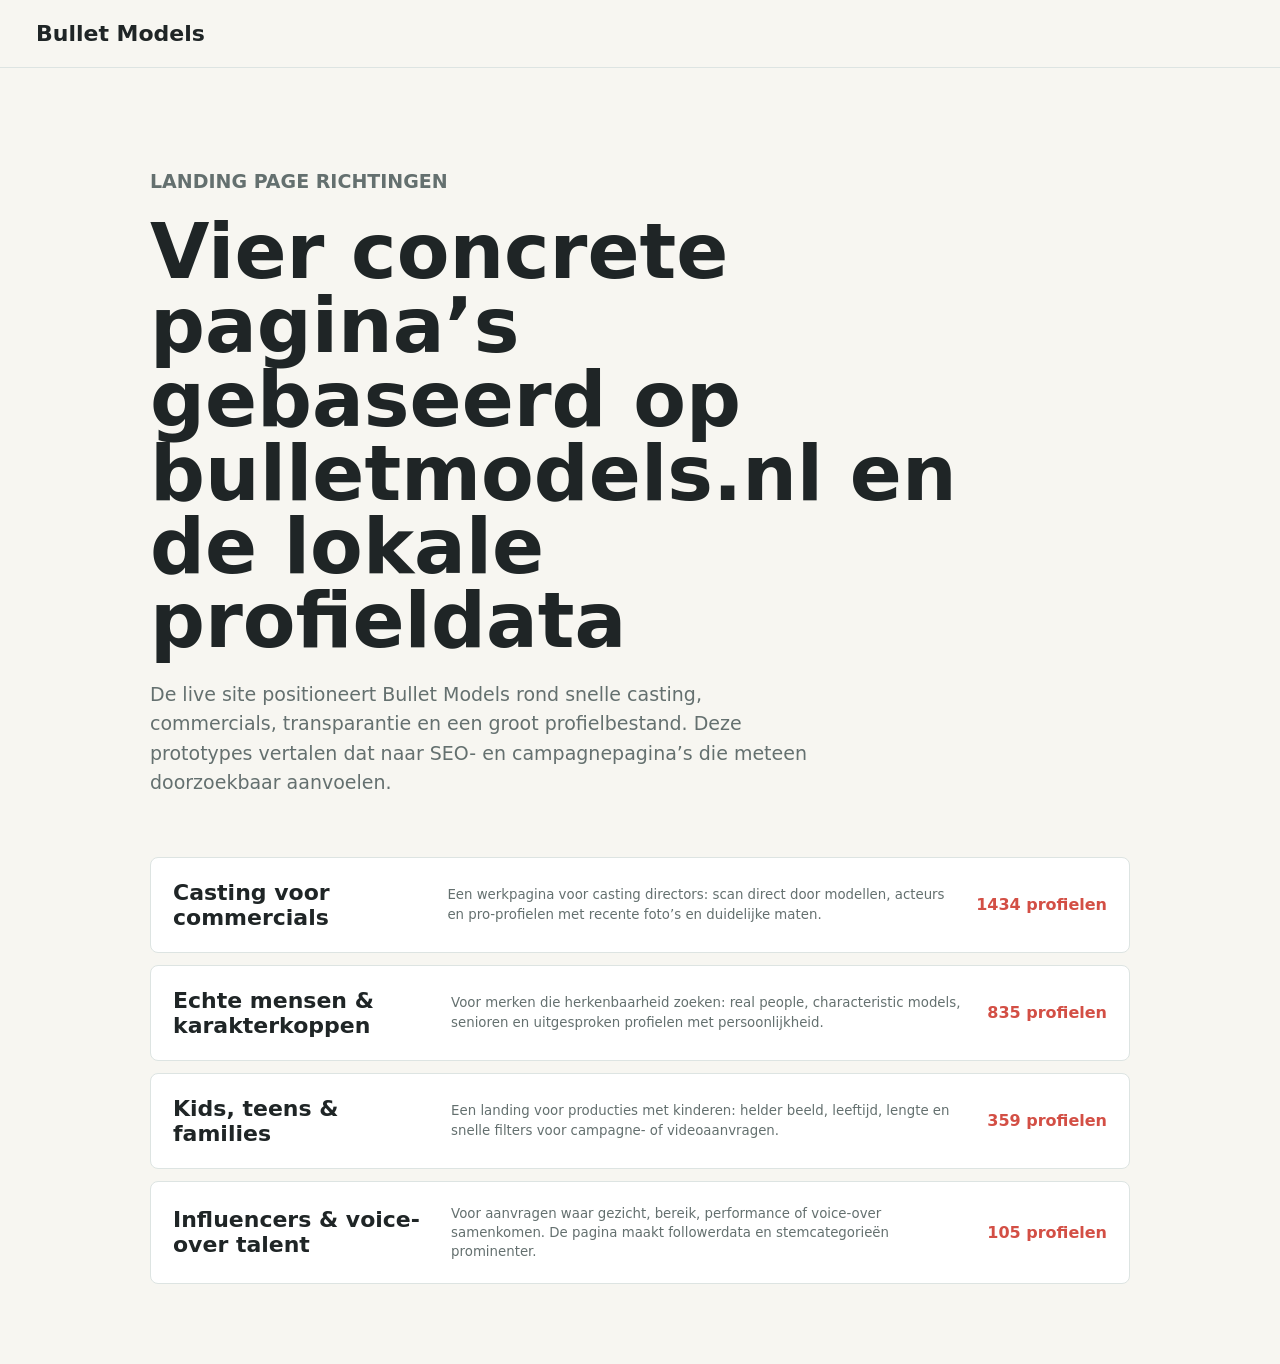
<file: index.html>
<!doctype html>
<html lang="nl">
<head>
  <meta charset="utf-8">
  <meta name="viewport" content="width=device-width, initial-scale=1">
  <title>Bullet Models landing prototypes</title>
  <link rel="stylesheet" href="styles.css">
</head>
<body>
  <header class="site-header">
    <a href="index.html" class="brand">Bullet Models</a>
  </header>
  <main class="index-main">
    <section class="index-hero">
      <p class="eyebrow">Landing page richtingen</p>
      <h1>Vier concrete pagina’s gebaseerd op bulletmodels.nl en de lokale profieldata</h1>
      <p>De live site positioneert Bullet Models rond snelle casting, commercials, transparantie en een groot profielbestand. Deze prototypes vertalen dat naar SEO- en campagnepagina’s die meteen doorzoekbaar aanvoelen.</p>
    </section>
    <section class="landing-list">
      
            <a class="landing-row" href="casting-directors.html" target="_blank" rel="noopener">
              <span>Casting voor commercials</span>
              <small>Een werkpagina voor casting directors: scan direct door modellen, acteurs en pro-profielen met recente foto’s en duidelijke maten.</small>
              <b>1434 profielen</b>
            </a>
            
            <a class="landing-row" href="echte-mensen-character.html" target="_blank" rel="noopener">
              <span>Echte mensen &amp; karakterkoppen</span>
              <small>Voor merken die herkenbaarheid zoeken: real people, characteristic models, senioren en uitgesproken profielen met persoonlijkheid.</small>
              <b>835 profielen</b>
            </a>
            
            <a class="landing-row" href="kids-families.html" target="_blank" rel="noopener">
              <span>Kids, teens &amp; families</span>
              <small>Een landing voor producties met kinderen: helder beeld, leeftijd, lengte en snelle filters voor campagne- of videoaanvragen.</small>
              <b>359 profielen</b>
            </a>
            
            <a class="landing-row" href="influencers-voiceover.html" target="_blank" rel="noopener">
              <span>Influencers &amp; voice-over talent</span>
              <small>Voor aanvragen waar gezicht, bereik, performance of voice-over samenkomen. De pagina maakt followerdata en stemcategorieën prominenter.</small>
              <b>105 profielen</b>
            </a>
            
    </section>
  </main>
</body>
</html>
</file>
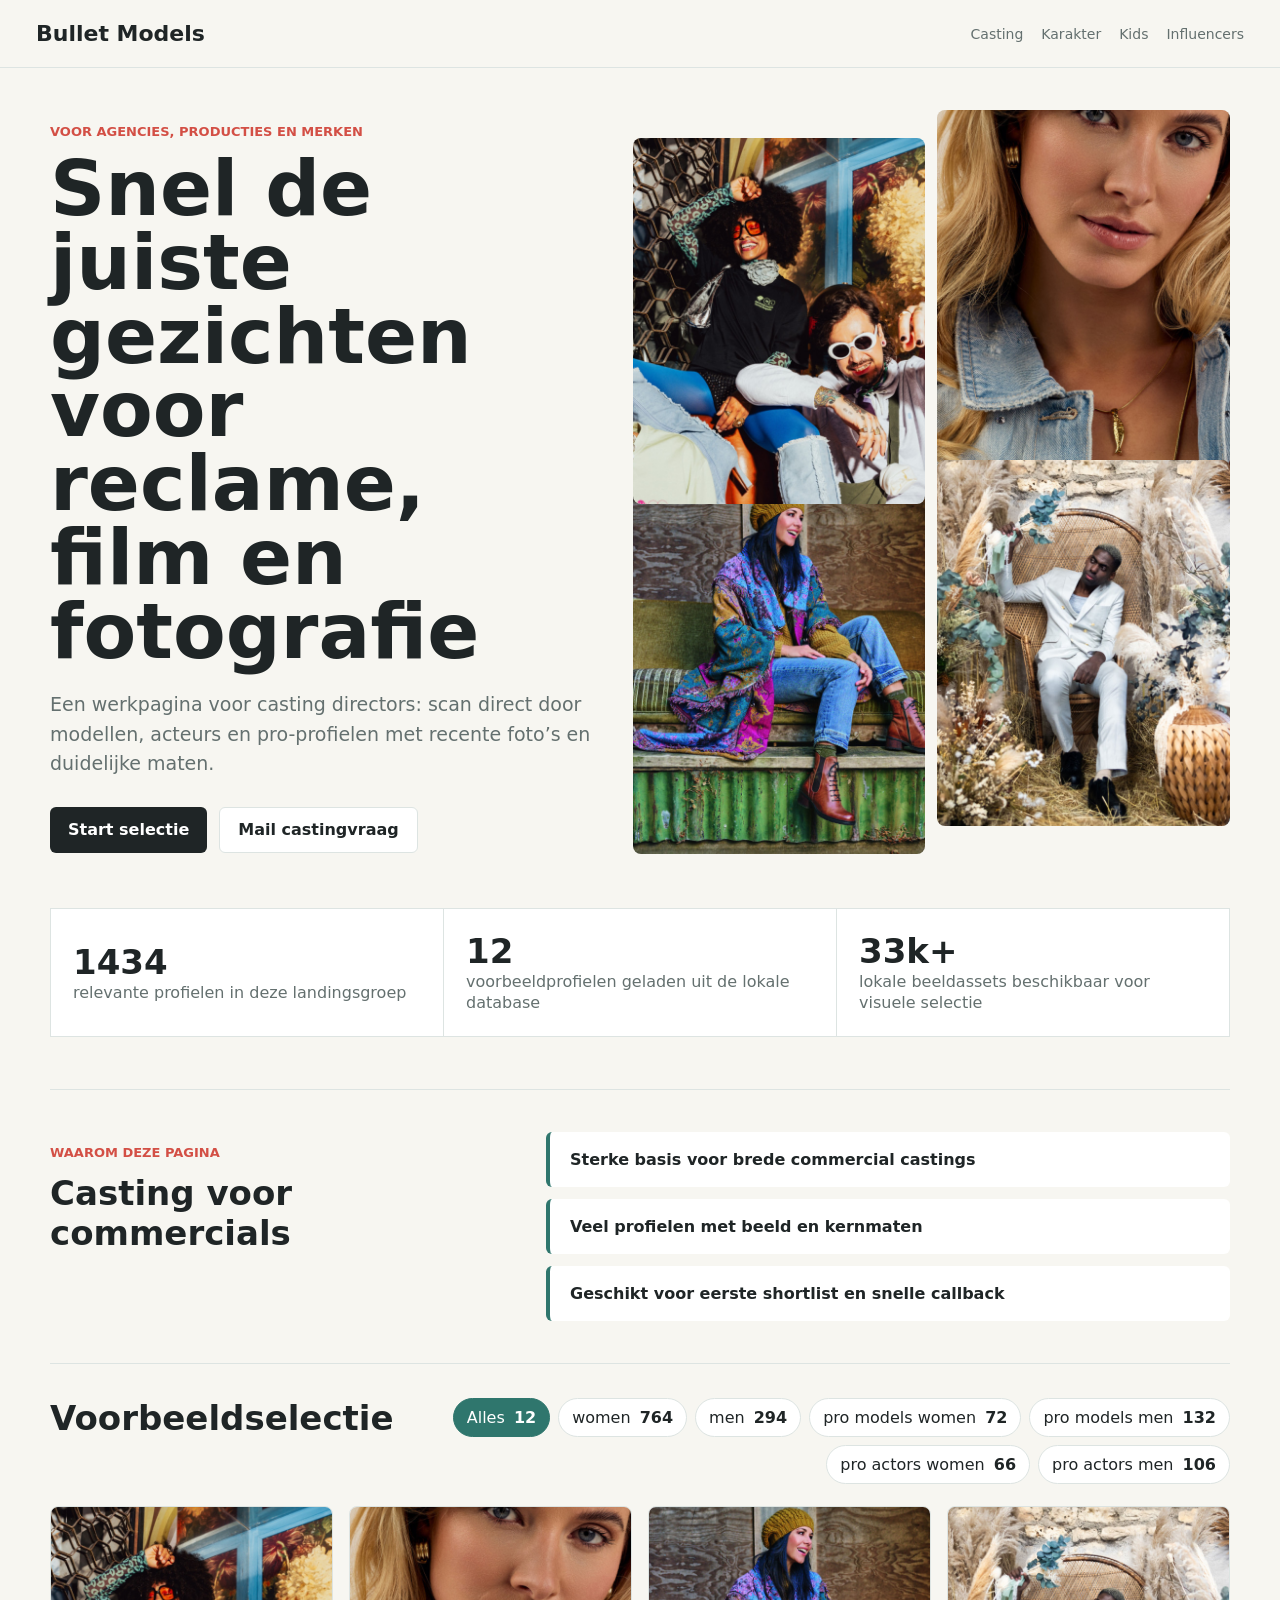
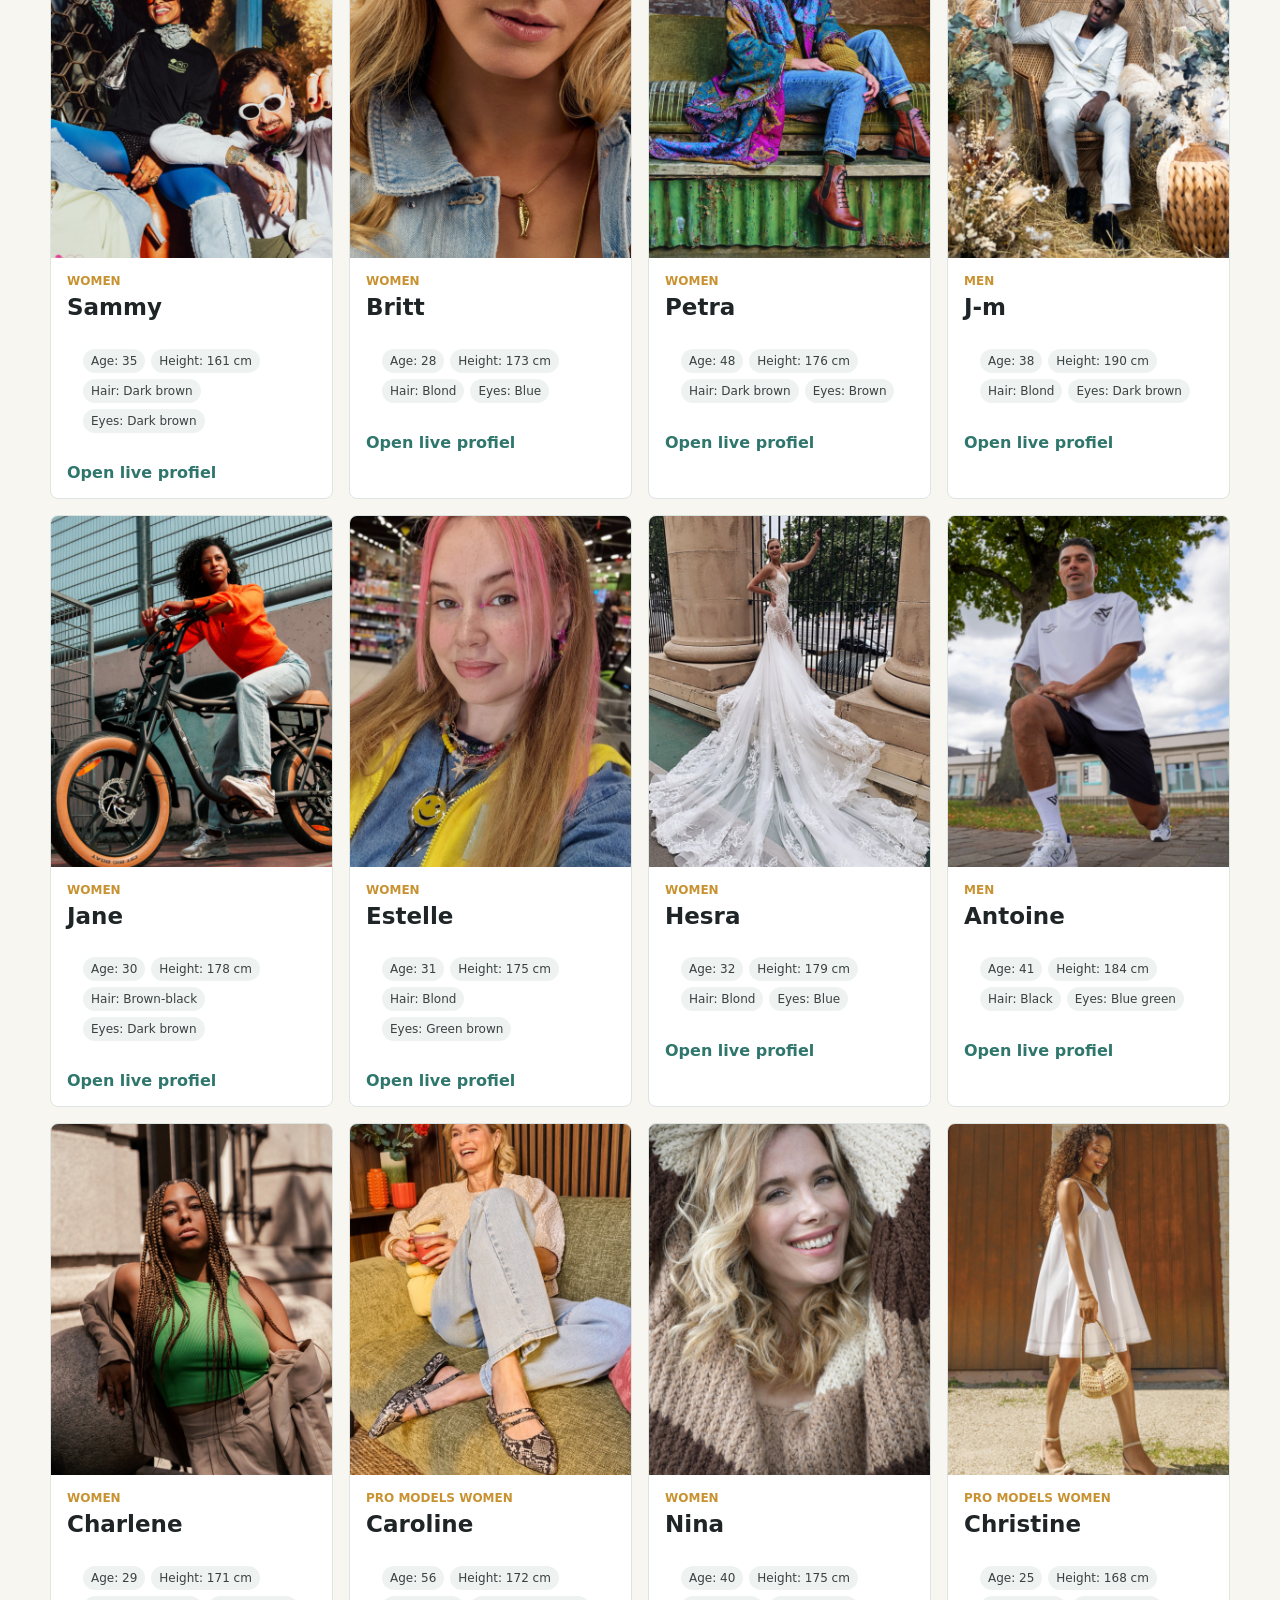
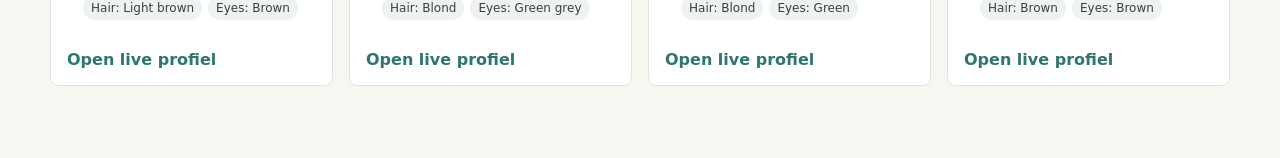
<file: casting-directors.html>
<!doctype html>
<html lang="nl">
<head>
  <meta charset="utf-8">
  <meta name="viewport" content="width=device-width, initial-scale=1">
  <title>Casting voor commercials | Bullet Models landing prototype</title>
  <link rel="stylesheet" href="styles.css">
</head>
<body>
  <header class="site-header">
    <a href="index.html" class="brand">Bullet Models</a>
    <nav>
      <a href="casting-directors.html">Casting</a>
      <a href="echte-mensen-character.html">Karakter</a>
      <a href="kids-families.html">Kids</a>
      <a href="influencers-voiceover.html">Influencers</a>
    </nav>
  </header>

  <main>
    <section class="hero">
      <div class="hero-copy">
        <p class="eyebrow">Voor agencies, producties en merken</p>
        <h1>Snel de juiste gezichten voor reclame, film en fotografie</h1>
        <p>Een werkpagina voor casting directors: scan direct door modellen, acteurs en pro-profielen met recente foto’s en duidelijke maten.</p>
        <div class="hero-actions">
          <a class="primary" href="#talent">Start selectie</a>
          <a class="secondary" href="mailto:models@bulletmodels.nl">Mail castingvraag</a>
        </div>
      </div>
      <div class="hero-grid" aria-label="Voorbeeldprofielen">
        <img src="assets/15171-e2f9385bcb0a.jpg" alt="Sammy" loading="eager">
<img src="assets/15025-539a1319b192.jpg" alt="Britt" loading="eager">
<img src="assets/9615-3edd52251486.jpg" alt="Petra" loading="eager">
<img src="assets/16701-c3e1ad694433.jpg" alt="J-m" loading="eager">
      </div>
    </section>

    <section class="proof-band">
      <div><strong>1434</strong><span>relevante profielen in deze landingsgroep</span></div>
      <div><strong>12</strong><span>voorbeeldprofielen geladen uit de lokale database</span></div>
      <div><strong>33k+</strong><span>lokale beeldassets beschikbaar voor visuele selectie</span></div>
    </section>

    <section class="strategy">
      <div>
        <p class="eyebrow">Waarom deze pagina</p>
        <h2>Casting voor commercials</h2>
      </div>
      <ul><li>Sterke basis voor brede commercial castings</li>
<li>Veel profielen met beeld en kernmaten</li>
<li>Geschikt voor eerste shortlist en snelle callback</li></ul>
    </section>

    <section class="toolbar" id="talent">
      <h2>Voorbeeldselectie</h2>
      <div class="filters">
        <button type="button" class="active" data-filter="all">Alles <b>12</b></button>
        <button type="button" data-filter="women">women <b>764</b></button>
<button type="button" data-filter="men">men <b>294</b></button>
<button type="button" data-filter="pro-models-women">pro models women <b>72</b></button>
<button type="button" data-filter="pro-models-men">pro models men <b>132</b></button>
<button type="button" data-filter="pro-actors-women">pro actors women <b>66</b></button>
<button type="button" data-filter="pro-actors-men">pro actors men <b>106</b></button>
      </div>
    </section>

    <section class="talent-grid">
      
      <article class="talent-card" data-category="women">
        <img src="assets/15171-e2f9385bcb0a.jpg" alt="Sammy - Bullet Models" loading="lazy">
        <div>
          <p class="talent-meta">women</p>
          <h3>Sammy</h3>
          <div class="chips"><span>Age: 35</span>
<span>Height: 161 cm</span>
<span>Hair: Dark brown</span>
<span>Eyes: Dark brown</span></div>
          <a href="https://bulletmodels.nl/model/15171/sammy/women" target="_blank" rel="noreferrer">Open live profiel</a>
        </div>
      </article>
    

      <article class="talent-card" data-category="women">
        <img src="assets/15025-539a1319b192.jpg" alt="Britt - Bullet Models" loading="lazy">
        <div>
          <p class="talent-meta">women</p>
          <h3>Britt</h3>
          <div class="chips"><span>Age: 28</span>
<span>Height: 173 cm</span>
<span>Hair: Blond</span>
<span>Eyes: Blue</span></div>
          <a href="https://bulletmodels.nl/model/15025/britt/women" target="_blank" rel="noreferrer">Open live profiel</a>
        </div>
      </article>
    

      <article class="talent-card" data-category="women">
        <img src="assets/9615-3edd52251486.jpg" alt="Petra - Bullet Models" loading="lazy">
        <div>
          <p class="talent-meta">women</p>
          <h3>Petra</h3>
          <div class="chips"><span>Age: 48</span>
<span>Height: 176 cm</span>
<span>Hair: Dark brown</span>
<span>Eyes: Brown</span></div>
          <a href="https://bulletmodels.nl/model/9615/petra/women" target="_blank" rel="noreferrer">Open live profiel</a>
        </div>
      </article>
    

      <article class="talent-card" data-category="men">
        <img src="assets/16701-c3e1ad694433.jpg" alt="J-m - Bullet Models" loading="lazy">
        <div>
          <p class="talent-meta">men</p>
          <h3>J-m</h3>
          <div class="chips"><span>Age: 38</span>
<span>Height: 190 cm</span>
<span>Hair: Blond</span>
<span>Eyes: Dark brown</span></div>
          <a href="https://bulletmodels.nl/model/16701/j-m/men" target="_blank" rel="noreferrer">Open live profiel</a>
        </div>
      </article>
    

      <article class="talent-card" data-category="women">
        <img src="assets/745-6597ac33955b.jpg" alt="Jane - Bullet Models" loading="lazy">
        <div>
          <p class="talent-meta">women</p>
          <h3>Jane</h3>
          <div class="chips"><span>Age: 30</span>
<span>Height: 178 cm</span>
<span>Hair: Brown-black</span>
<span>Eyes: Dark brown</span></div>
          <a href="https://bulletmodels.nl/model/745/jane/women" target="_blank" rel="noreferrer">Open live profiel</a>
        </div>
      </article>
    

      <article class="talent-card" data-category="women">
        <img src="assets/16973-071e35dd5121.jpg" alt="Estelle - Bullet Models" loading="lazy">
        <div>
          <p class="talent-meta">women</p>
          <h3>Estelle</h3>
          <div class="chips"><span>Age: 31</span>
<span>Height: 175 cm</span>
<span>Hair: Blond</span>
<span>Eyes: Green brown</span></div>
          <a href="https://bulletmodels.nl/model/16973/estelle/women" target="_blank" rel="noreferrer">Open live profiel</a>
        </div>
      </article>
    

      <article class="talent-card" data-category="women">
        <img src="assets/11089-428b13335c82.jpg" alt="Hesra - Bullet Models" loading="lazy">
        <div>
          <p class="talent-meta">women</p>
          <h3>Hesra</h3>
          <div class="chips"><span>Age: 32</span>
<span>Height: 179 cm</span>
<span>Hair: Blond</span>
<span>Eyes: Blue</span></div>
          <a href="https://bulletmodels.nl/model/11089/hesra/women" target="_blank" rel="noreferrer">Open live profiel</a>
        </div>
      </article>
    

      <article class="talent-card" data-category="men">
        <img src="assets/19074-e234d8f6333d.jpg" alt="Antoine - Bullet Models" loading="lazy">
        <div>
          <p class="talent-meta">men</p>
          <h3>Antoine</h3>
          <div class="chips"><span>Age: 41</span>
<span>Height: 184 cm</span>
<span>Hair: Black</span>
<span>Eyes: Blue green</span></div>
          <a href="https://bulletmodels.nl/model/19074/antoine/men" target="_blank" rel="noreferrer">Open live profiel</a>
        </div>
      </article>
    

      <article class="talent-card" data-category="women">
        <img src="assets/10228-115695f6bab1.jpg" alt="Charlene - Bullet Models" loading="lazy">
        <div>
          <p class="talent-meta">women</p>
          <h3>Charlene</h3>
          <div class="chips"><span>Age: 29</span>
<span>Height: 171 cm</span>
<span>Hair: Light brown</span>
<span>Eyes: Brown</span></div>
          <a href="https://bulletmodels.nl/model/10228/charlene/women" target="_blank" rel="noreferrer">Open live profiel</a>
        </div>
      </article>
    

      <article class="talent-card" data-category="pro-models-women">
        <img src="assets/53-289626d81ca5.jpg" alt="Caroline - Bullet Models" loading="lazy">
        <div>
          <p class="talent-meta">pro models women</p>
          <h3>Caroline</h3>
          <div class="chips"><span>Age: 56</span>
<span>Height: 172 cm</span>
<span>Hair: Blond</span>
<span>Eyes: Green grey</span></div>
          <a href="https://bulletmodels.nl/model/53/caroline/pro-models-women" target="_blank" rel="noreferrer">Open live profiel</a>
        </div>
      </article>
    

      <article class="talent-card" data-category="women">
        <img src="assets/17017-ad846d93b02f.jpg" alt="Nina - Bullet Models" loading="lazy">
        <div>
          <p class="talent-meta">women</p>
          <h3>Nina</h3>
          <div class="chips"><span>Age: 40</span>
<span>Height: 175 cm</span>
<span>Hair: Blond</span>
<span>Eyes: Green</span></div>
          <a href="https://bulletmodels.nl/model/17017/nina/women" target="_blank" rel="noreferrer">Open live profiel</a>
        </div>
      </article>
    

      <article class="talent-card" data-category="pro-models-women">
        <img src="assets/14944-5fb89b17e7f6.jpg" alt="Christine - Bullet Models" loading="lazy">
        <div>
          <p class="talent-meta">pro models women</p>
          <h3>Christine</h3>
          <div class="chips"><span>Age: 25</span>
<span>Height: 168 cm</span>
<span>Hair: Brown</span>
<span>Eyes: Brown</span></div>
          <a href="https://bulletmodels.nl/model/14944/christine-/pro-models-women" target="_blank" rel="noreferrer">Open live profiel</a>
        </div>
      </article>
    
    </section>
  </main>

  <script src="script.js"></script>
</body>
</html>
</file>
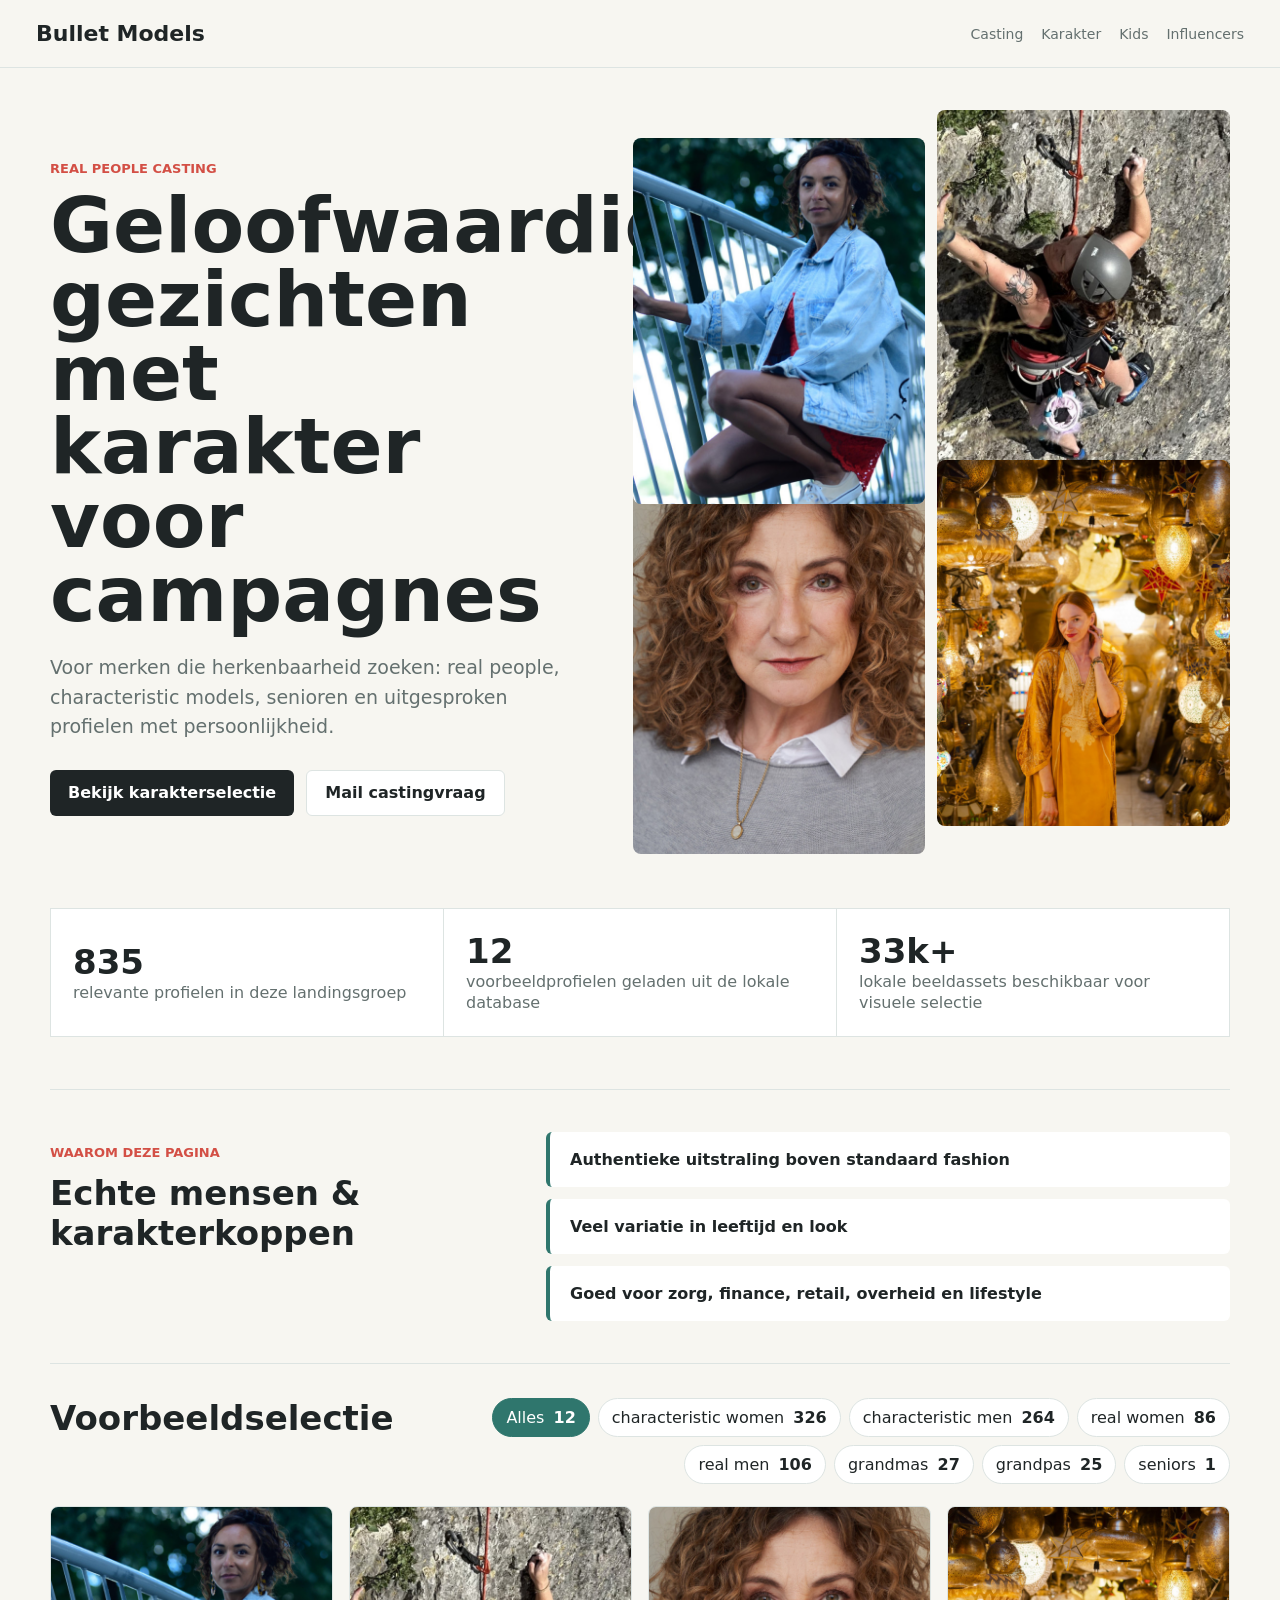
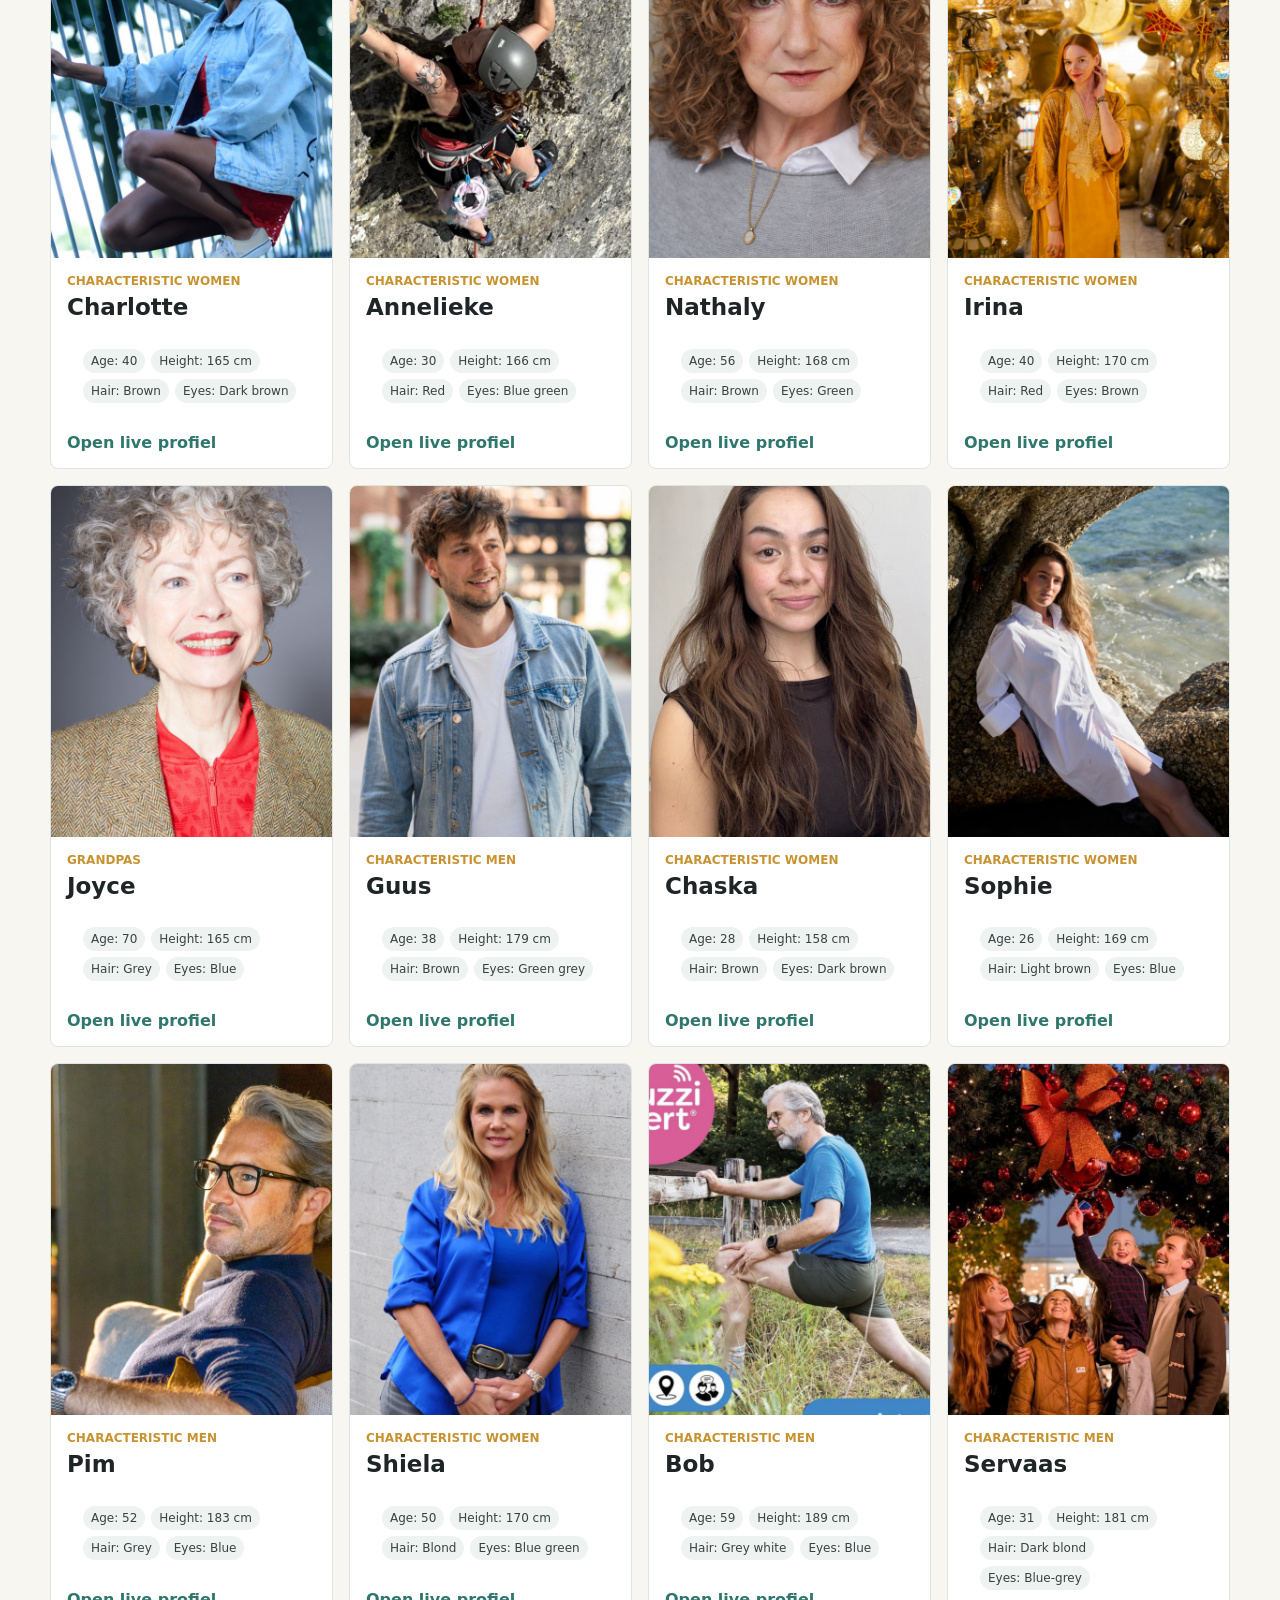
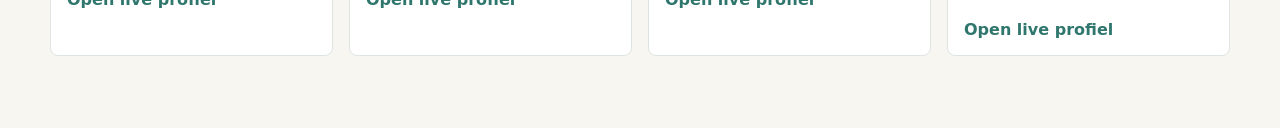
<file: echte-mensen-character.html>
<!doctype html>
<html lang="nl">
<head>
  <meta charset="utf-8">
  <meta name="viewport" content="width=device-width, initial-scale=1">
  <title>Echte mensen &amp; karakterkoppen | Bullet Models landing prototype</title>
  <link rel="stylesheet" href="styles.css">
</head>
<body>
  <header class="site-header">
    <a href="index.html" class="brand">Bullet Models</a>
    <nav>
      <a href="casting-directors.html">Casting</a>
      <a href="echte-mensen-character.html">Karakter</a>
      <a href="kids-families.html">Kids</a>
      <a href="influencers-voiceover.html">Influencers</a>
    </nav>
  </header>

  <main>
    <section class="hero">
      <div class="hero-copy">
        <p class="eyebrow">Real people casting</p>
        <h1>Geloofwaardige gezichten met karakter voor campagnes</h1>
        <p>Voor merken die herkenbaarheid zoeken: real people, characteristic models, senioren en uitgesproken profielen met persoonlijkheid.</p>
        <div class="hero-actions">
          <a class="primary" href="#talent">Bekijk karakterselectie</a>
          <a class="secondary" href="mailto:models@bulletmodels.nl">Mail castingvraag</a>
        </div>
      </div>
      <div class="hero-grid" aria-label="Voorbeeldprofielen">
        <img src="assets/6038-50b2ee3992f5.jpg" alt="Charlotte" loading="eager">
<img src="assets/14923-26ecea0aeebd.jpg" alt="Annelieke" loading="eager">
<img src="assets/5579-cb6041e8f337.jpg" alt="Nathaly" loading="eager">
<img src="assets/11857-ae513ba9f785.jpg" alt="Irina" loading="eager">
      </div>
    </section>

    <section class="proof-band">
      <div><strong>835</strong><span>relevante profielen in deze landingsgroep</span></div>
      <div><strong>12</strong><span>voorbeeldprofielen geladen uit de lokale database</span></div>
      <div><strong>33k+</strong><span>lokale beeldassets beschikbaar voor visuele selectie</span></div>
    </section>

    <section class="strategy">
      <div>
        <p class="eyebrow">Waarom deze pagina</p>
        <h2>Echte mensen &amp; karakterkoppen</h2>
      </div>
      <ul><li>Authentieke uitstraling boven standaard fashion</li>
<li>Veel variatie in leeftijd en look</li>
<li>Goed voor zorg, finance, retail, overheid en lifestyle</li></ul>
    </section>

    <section class="toolbar" id="talent">
      <h2>Voorbeeldselectie</h2>
      <div class="filters">
        <button type="button" class="active" data-filter="all">Alles <b>12</b></button>
        <button type="button" data-filter="characteristic-women">characteristic women <b>326</b></button>
<button type="button" data-filter="characteristic-men">characteristic men <b>264</b></button>
<button type="button" data-filter="real-women">real women <b>86</b></button>
<button type="button" data-filter="real-men">real men <b>106</b></button>
<button type="button" data-filter="grandmas">grandmas <b>27</b></button>
<button type="button" data-filter="grandpas">grandpas <b>25</b></button>
<button type="button" data-filter="seniors">seniors <b>1</b></button>
      </div>
    </section>

    <section class="talent-grid">
      
      <article class="talent-card" data-category="characteristic-women">
        <img src="assets/6038-50b2ee3992f5.jpg" alt="Charlotte - Bullet Models" loading="lazy">
        <div>
          <p class="talent-meta">characteristic women</p>
          <h3>Charlotte</h3>
          <div class="chips"><span>Age: 40</span>
<span>Height: 165 cm</span>
<span>Hair: Brown</span>
<span>Eyes: Dark brown</span></div>
          <a href="https://bulletmodels.nl/model/6038/charlotte/characteristic-women" target="_blank" rel="noreferrer">Open live profiel</a>
        </div>
      </article>
    

      <article class="talent-card" data-category="characteristic-women">
        <img src="assets/14923-26ecea0aeebd.jpg" alt="Annelieke - Bullet Models" loading="lazy">
        <div>
          <p class="talent-meta">characteristic women</p>
          <h3>Annelieke</h3>
          <div class="chips"><span>Age: 30</span>
<span>Height: 166 cm</span>
<span>Hair: Red</span>
<span>Eyes: Blue green</span></div>
          <a href="https://bulletmodels.nl/model/14923/annelieke/characteristic-women" target="_blank" rel="noreferrer">Open live profiel</a>
        </div>
      </article>
    

      <article class="talent-card" data-category="characteristic-women">
        <img src="assets/5579-cb6041e8f337.jpg" alt="Nathaly - Bullet Models" loading="lazy">
        <div>
          <p class="talent-meta">characteristic women</p>
          <h3>Nathaly</h3>
          <div class="chips"><span>Age: 56</span>
<span>Height: 168 cm</span>
<span>Hair: Brown</span>
<span>Eyes: Green</span></div>
          <a href="https://bulletmodels.nl/model/5579/nathaly/characteristic-women" target="_blank" rel="noreferrer">Open live profiel</a>
        </div>
      </article>
    

      <article class="talent-card" data-category="characteristic-women">
        <img src="assets/11857-ae513ba9f785.jpg" alt="Irina - Bullet Models" loading="lazy">
        <div>
          <p class="talent-meta">characteristic women</p>
          <h3>Irina</h3>
          <div class="chips"><span>Age: 40</span>
<span>Height: 170 cm</span>
<span>Hair: Red</span>
<span>Eyes: Brown</span></div>
          <a href="https://bulletmodels.nl/model/11857/irina/characteristic-women" target="_blank" rel="noreferrer">Open live profiel</a>
        </div>
      </article>
    

      <article class="talent-card" data-category="grandpas">
        <img src="assets/12371-525e1e82b533.jpg" alt="Joyce - Bullet Models" loading="lazy">
        <div>
          <p class="talent-meta">grandpas</p>
          <h3>Joyce</h3>
          <div class="chips"><span>Age: 70</span>
<span>Height: 165 cm</span>
<span>Hair: Grey</span>
<span>Eyes: Blue</span></div>
          <a href="https://bulletmodels.nl/model/12371/joyce/grandpas" target="_blank" rel="noreferrer">Open live profiel</a>
        </div>
      </article>
    

      <article class="talent-card" data-category="characteristic-men">
        <img src="assets/13133-2e6ffd20d8f5.jpg" alt="Guus - Bullet Models" loading="lazy">
        <div>
          <p class="talent-meta">characteristic men</p>
          <h3>Guus</h3>
          <div class="chips"><span>Age: 38</span>
<span>Height: 179 cm</span>
<span>Hair: Brown</span>
<span>Eyes: Green grey</span></div>
          <a href="https://bulletmodels.nl/model/13133/guus/characteristic-men" target="_blank" rel="noreferrer">Open live profiel</a>
        </div>
      </article>
    

      <article class="talent-card" data-category="characteristic-women">
        <img src="assets/13485-69d506d4120b.jpg" alt="Chaska - Bullet Models" loading="lazy">
        <div>
          <p class="talent-meta">characteristic women</p>
          <h3>Chaska</h3>
          <div class="chips"><span>Age: 28</span>
<span>Height: 158 cm</span>
<span>Hair: Brown</span>
<span>Eyes: Dark brown</span></div>
          <a href="https://bulletmodels.nl/model/13485/andrea/characteristic-women" target="_blank" rel="noreferrer">Open live profiel</a>
        </div>
      </article>
    

      <article class="talent-card" data-category="characteristic-women">
        <img src="assets/19351-f22666345485.jpg" alt="Sophie - Bullet Models" loading="lazy">
        <div>
          <p class="talent-meta">characteristic women</p>
          <h3>Sophie</h3>
          <div class="chips"><span>Age: 26</span>
<span>Height: 169 cm</span>
<span>Hair: Light brown</span>
<span>Eyes: Blue</span></div>
          <a href="https://bulletmodels.nl/model/19351/sophie/characteristic-women" target="_blank" rel="noreferrer">Open live profiel</a>
        </div>
      </article>
    

      <article class="talent-card" data-category="characteristic-men">
        <img src="assets/14609-ded39840642d.jpg" alt="Pim - Bullet Models" loading="lazy">
        <div>
          <p class="talent-meta">characteristic men</p>
          <h3>Pim</h3>
          <div class="chips"><span>Age: 52</span>
<span>Height: 183 cm</span>
<span>Hair: Grey</span>
<span>Eyes: Blue</span></div>
          <a href="https://bulletmodels.nl/model/14609/pim/characteristic-men" target="_blank" rel="noreferrer">Open live profiel</a>
        </div>
      </article>
    

      <article class="talent-card" data-category="characteristic-women">
        <img src="assets/12237-c49d39d115b7.jpg" alt="Shiela - Bullet Models" loading="lazy">
        <div>
          <p class="talent-meta">characteristic women</p>
          <h3>Shiela</h3>
          <div class="chips"><span>Age: 50</span>
<span>Height: 170 cm</span>
<span>Hair: Blond</span>
<span>Eyes: Blue green</span></div>
          <a href="https://bulletmodels.nl/model/12237/shiela/characteristic-women" target="_blank" rel="noreferrer">Open live profiel</a>
        </div>
      </article>
    

      <article class="talent-card" data-category="characteristic-men">
        <img src="assets/6447-ab07aca8ae6a.jpg" alt="Bob - Bullet Models" loading="lazy">
        <div>
          <p class="talent-meta">characteristic men</p>
          <h3>Bob</h3>
          <div class="chips"><span>Age: 59</span>
<span>Height: 189 cm</span>
<span>Hair: Grey white</span>
<span>Eyes: Blue</span></div>
          <a href="https://bulletmodels.nl/model/6447/bob/characteristic-men" target="_blank" rel="noreferrer">Open live profiel</a>
        </div>
      </article>
    

      <article class="talent-card" data-category="characteristic-men">
        <img src="assets/15016-bda4439a4cd1.jpg" alt="Servaas - Bullet Models" loading="lazy">
        <div>
          <p class="talent-meta">characteristic men</p>
          <h3>Servaas</h3>
          <div class="chips"><span>Age: 31</span>
<span>Height: 181 cm</span>
<span>Hair: Dark blond</span>
<span>Eyes: Blue-grey</span></div>
          <a href="https://bulletmodels.nl/model/15016/servaas/characteristic-men" target="_blank" rel="noreferrer">Open live profiel</a>
        </div>
      </article>
    
    </section>
  </main>

  <script src="script.js"></script>
</body>
</html>
</file>
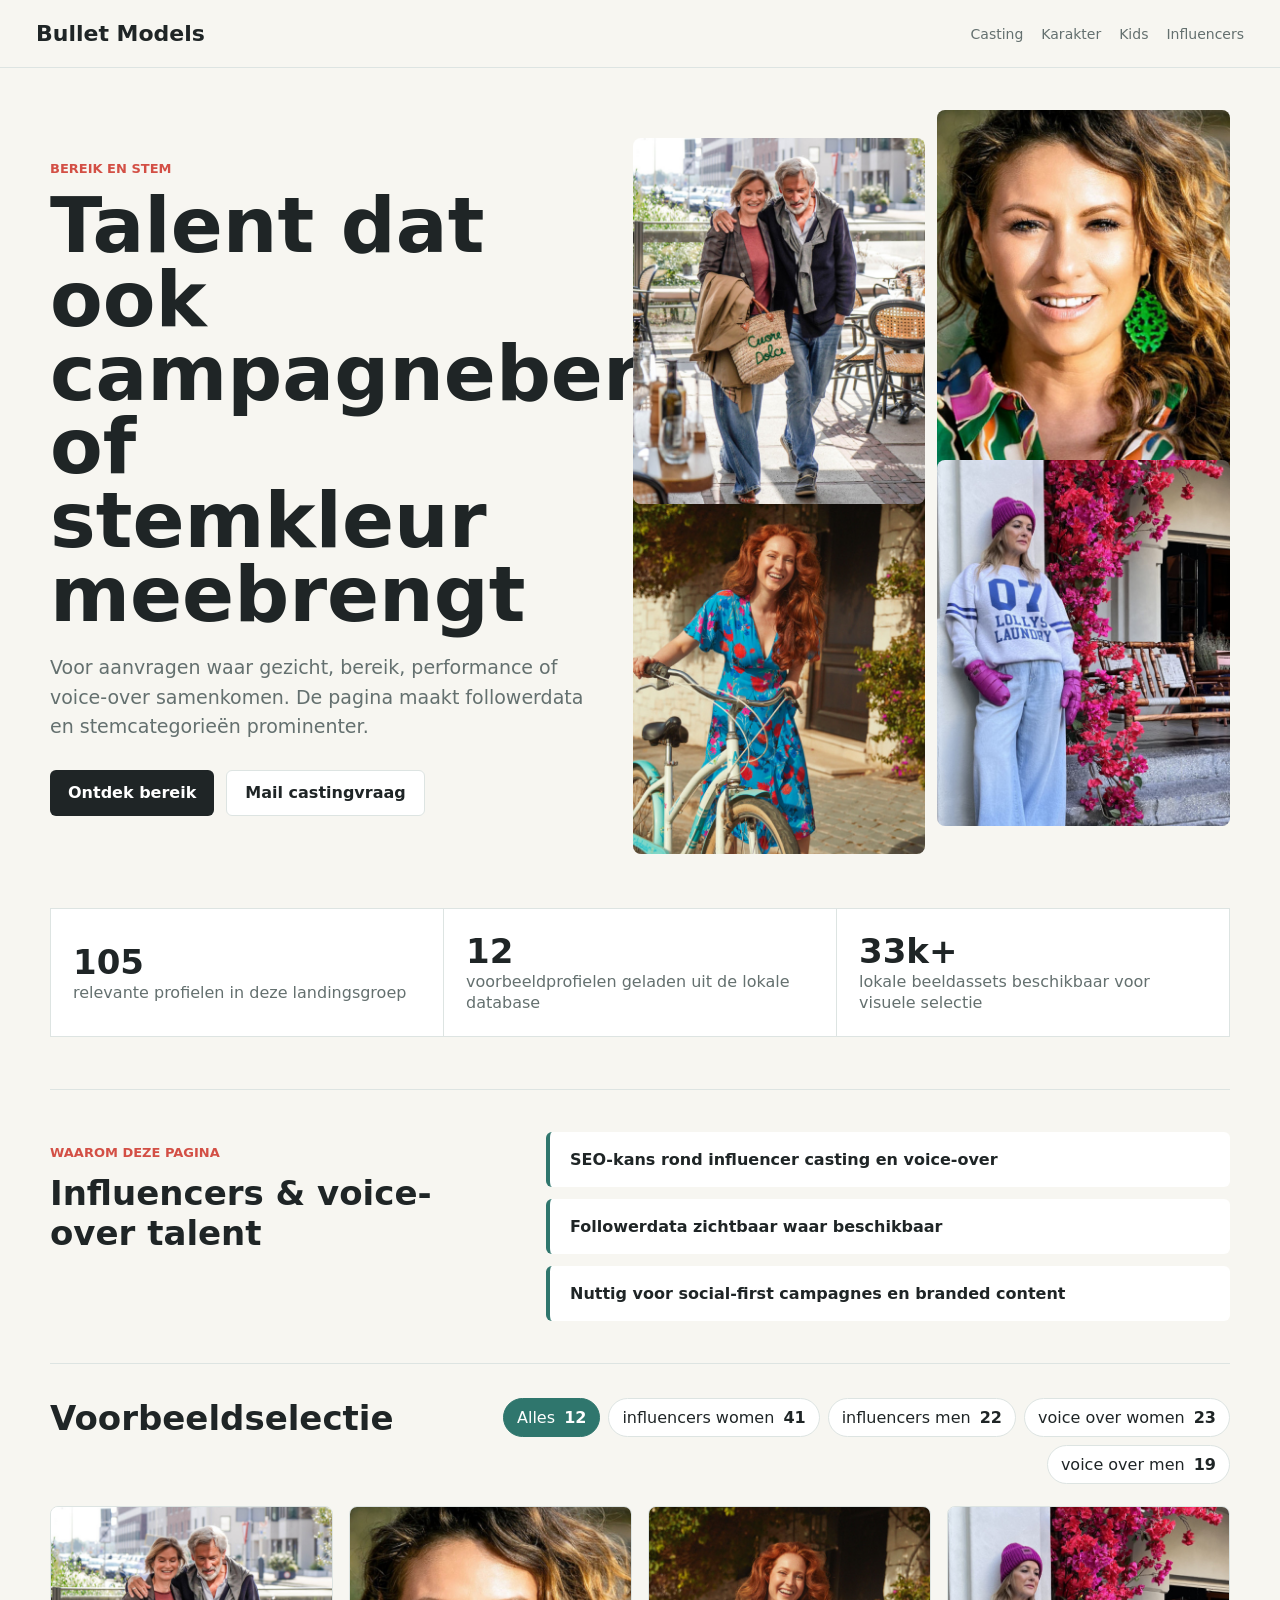
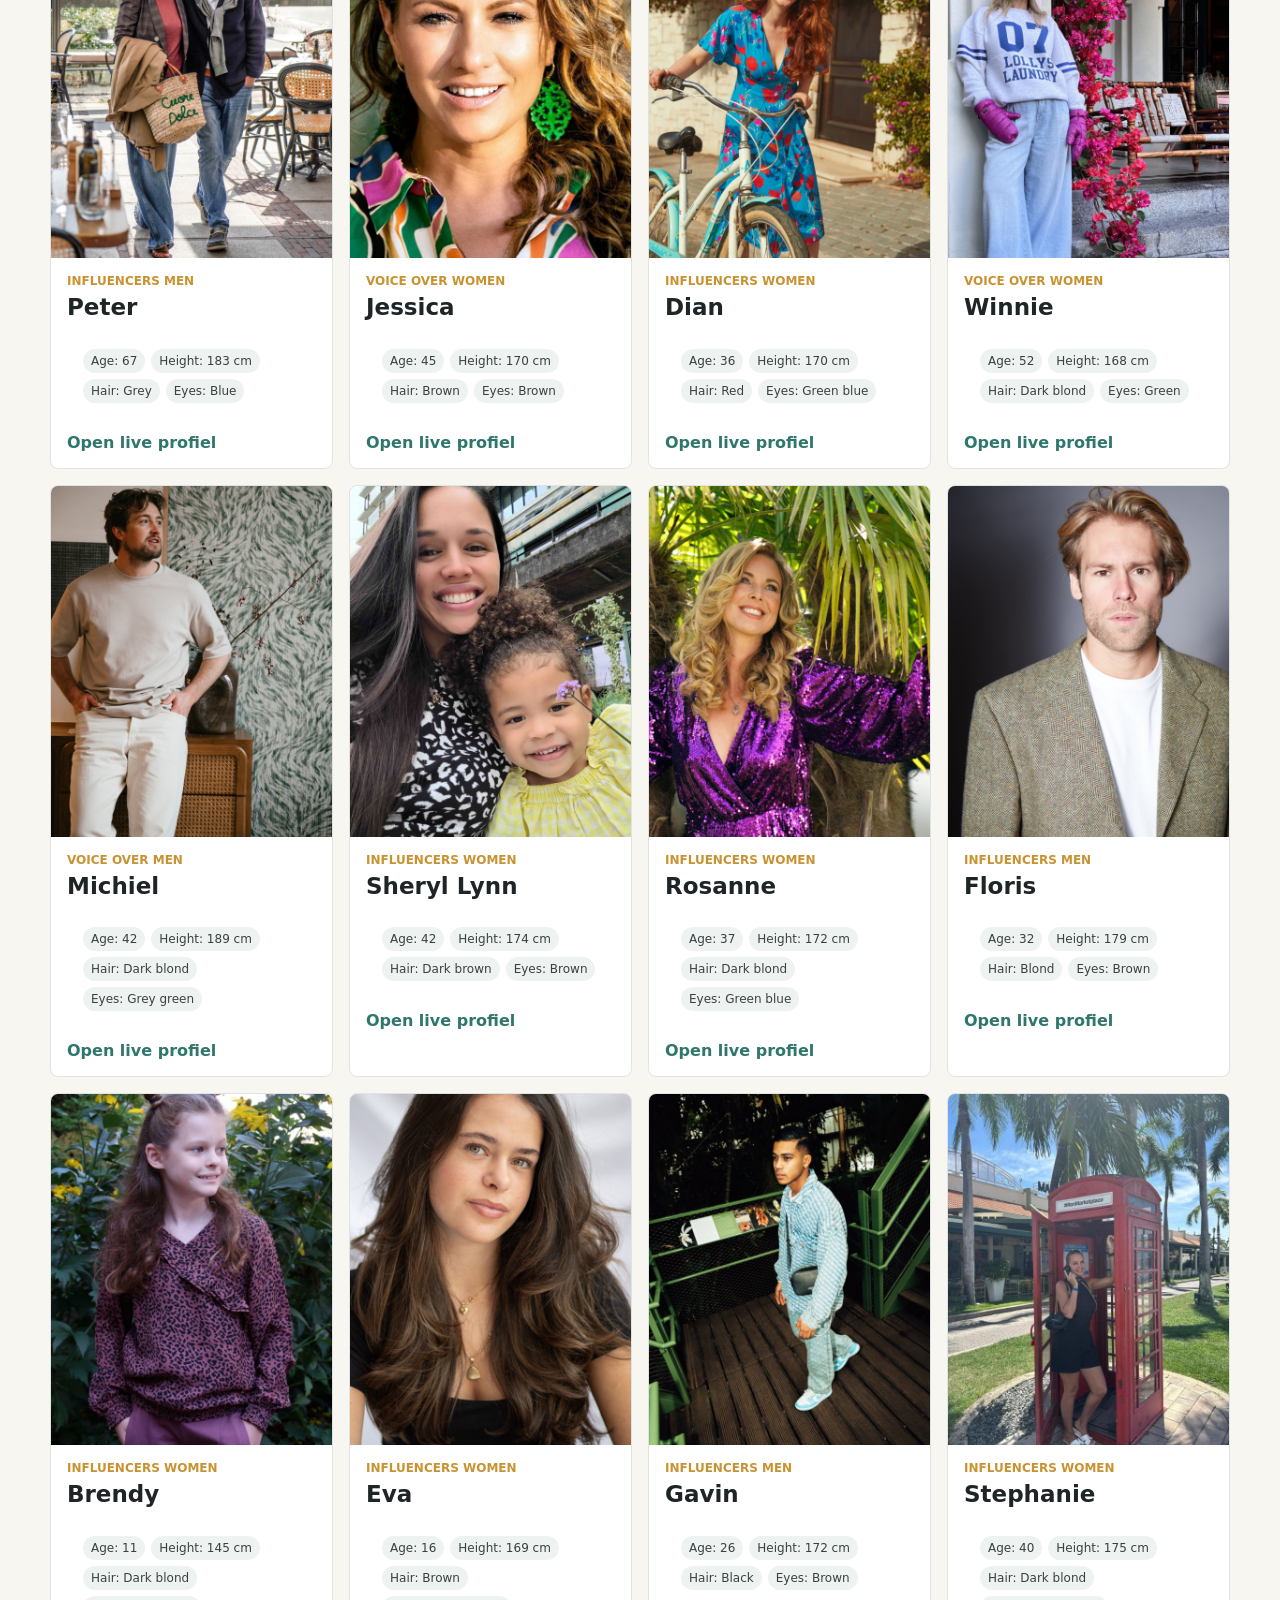
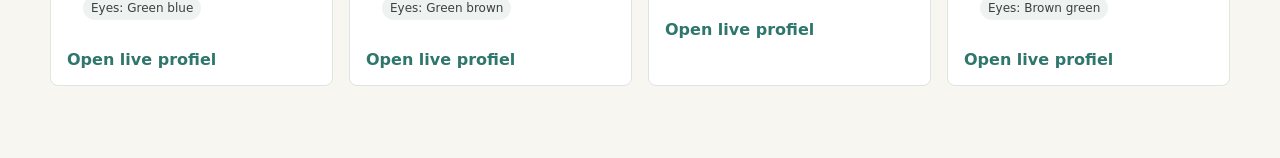
<file: influencers-voiceover.html>
<!doctype html>
<html lang="nl">
<head>
  <meta charset="utf-8">
  <meta name="viewport" content="width=device-width, initial-scale=1">
  <title>Influencers &amp; voice-over talent | Bullet Models landing prototype</title>
  <link rel="stylesheet" href="styles.css">
</head>
<body>
  <header class="site-header">
    <a href="index.html" class="brand">Bullet Models</a>
    <nav>
      <a href="casting-directors.html">Casting</a>
      <a href="echte-mensen-character.html">Karakter</a>
      <a href="kids-families.html">Kids</a>
      <a href="influencers-voiceover.html">Influencers</a>
    </nav>
  </header>

  <main>
    <section class="hero">
      <div class="hero-copy">
        <p class="eyebrow">Bereik en stem</p>
        <h1>Talent dat ook campagnebereik of stemkleur meebrengt</h1>
        <p>Voor aanvragen waar gezicht, bereik, performance of voice-over samenkomen. De pagina maakt followerdata en stemcategorieën prominenter.</p>
        <div class="hero-actions">
          <a class="primary" href="#talent">Ontdek bereik</a>
          <a class="secondary" href="mailto:models@bulletmodels.nl">Mail castingvraag</a>
        </div>
      </div>
      <div class="hero-grid" aria-label="Voorbeeldprofielen">
        <img src="assets/6579-bb56ff6cfe4a.jpg" alt="Peter" loading="eager">
<img src="assets/20-4df60c3bbb53.jpg" alt="Jessica" loading="eager">
<img src="assets/1744-f96867d1cb18.jpg" alt="Dian" loading="eager">
<img src="assets/14036-ccb1051a37b9.jpg" alt="Winnie" loading="eager">
      </div>
    </section>

    <section class="proof-band">
      <div><strong>105</strong><span>relevante profielen in deze landingsgroep</span></div>
      <div><strong>12</strong><span>voorbeeldprofielen geladen uit de lokale database</span></div>
      <div><strong>33k+</strong><span>lokale beeldassets beschikbaar voor visuele selectie</span></div>
    </section>

    <section class="strategy">
      <div>
        <p class="eyebrow">Waarom deze pagina</p>
        <h2>Influencers &amp; voice-over talent</h2>
      </div>
      <ul><li>SEO-kans rond influencer casting en voice-over</li>
<li>Followerdata zichtbaar waar beschikbaar</li>
<li>Nuttig voor social-first campagnes en branded content</li></ul>
    </section>

    <section class="toolbar" id="talent">
      <h2>Voorbeeldselectie</h2>
      <div class="filters">
        <button type="button" class="active" data-filter="all">Alles <b>12</b></button>
        <button type="button" data-filter="influencers-women">influencers women <b>41</b></button>
<button type="button" data-filter="influencers-men">influencers men <b>22</b></button>
<button type="button" data-filter="voice-over-women">voice over women <b>23</b></button>
<button type="button" data-filter="voice-over-men">voice over men <b>19</b></button>
      </div>
    </section>

    <section class="talent-grid">
      
      <article class="talent-card" data-category="influencers-men">
        <img src="assets/6579-bb56ff6cfe4a.jpg" alt="Peter - Bullet Models" loading="lazy">
        <div>
          <p class="talent-meta">influencers men</p>
          <h3>Peter</h3>
          <div class="chips"><span>Age: 67</span>
<span>Height: 183 cm</span>
<span>Hair: Grey</span>
<span>Eyes: Blue</span></div>
          <a href="https://bulletmodels.nl/model/6579/peter/influencers-men" target="_blank" rel="noreferrer">Open live profiel</a>
        </div>
      </article>
    

      <article class="talent-card" data-category="voice-over-women">
        <img src="assets/20-4df60c3bbb53.jpg" alt="Jessica - Bullet Models" loading="lazy">
        <div>
          <p class="talent-meta">voice over women</p>
          <h3>Jessica</h3>
          <div class="chips"><span>Age: 45</span>
<span>Height: 170 cm</span>
<span>Hair: Brown</span>
<span>Eyes: Brown</span></div>
          <a href="https://bulletmodels.nl/model/20/jessica/voice-over-women" target="_blank" rel="noreferrer">Open live profiel</a>
        </div>
      </article>
    

      <article class="talent-card" data-category="influencers-women">
        <img src="assets/1744-f96867d1cb18.jpg" alt="Dian - Bullet Models" loading="lazy">
        <div>
          <p class="talent-meta">influencers women</p>
          <h3>Dian</h3>
          <div class="chips"><span>Age: 36</span>
<span>Height: 170 cm</span>
<span>Hair: Red</span>
<span>Eyes: Green blue</span></div>
          <a href="https://bulletmodels.nl/model/1744/dian/influencers-women" target="_blank" rel="noreferrer">Open live profiel</a>
        </div>
      </article>
    

      <article class="talent-card" data-category="voice-over-women">
        <img src="assets/14036-ccb1051a37b9.jpg" alt="Winnie - Bullet Models" loading="lazy">
        <div>
          <p class="talent-meta">voice over women</p>
          <h3>Winnie</h3>
          <div class="chips"><span>Age: 52</span>
<span>Height: 168 cm</span>
<span>Hair: Dark blond</span>
<span>Eyes: Green</span></div>
          <a href="https://bulletmodels.nl/model/14036/winnie/voice-over-women" target="_blank" rel="noreferrer">Open live profiel</a>
        </div>
      </article>
    

      <article class="talent-card" data-category="voice-over-men">
        <img src="assets/16177-bc5c841fdb6c.jpg" alt="Michiel - Bullet Models" loading="lazy">
        <div>
          <p class="talent-meta">voice over men</p>
          <h3>Michiel</h3>
          <div class="chips"><span>Age: 42</span>
<span>Height: 189 cm</span>
<span>Hair: Dark blond</span>
<span>Eyes: Grey green</span></div>
          <a href="https://bulletmodels.nl/model/16177/michiel/voice-over-men" target="_blank" rel="noreferrer">Open live profiel</a>
        </div>
      </article>
    

      <article class="talent-card" data-category="influencers-women">
        <img src="assets/2666-9d4f9adf6bb7.jpg" alt="Sheryl Lynn - Bullet Models" loading="lazy">
        <div>
          <p class="talent-meta">influencers women</p>
          <h3>Sheryl Lynn</h3>
          <div class="chips"><span>Age: 42</span>
<span>Height: 174 cm</span>
<span>Hair: Dark brown</span>
<span>Eyes: Brown</span></div>
          <a href="https://bulletmodels.nl/model/2666/sheryl/influencers-women" target="_blank" rel="noreferrer">Open live profiel</a>
        </div>
      </article>
    

      <article class="talent-card" data-category="influencers-women">
        <img src="assets/6803-512939c53a0e.jpg" alt="Rosanne - Bullet Models" loading="lazy">
        <div>
          <p class="talent-meta">influencers women</p>
          <h3>Rosanne</h3>
          <div class="chips"><span>Age: 37</span>
<span>Height: 172 cm</span>
<span>Hair: Dark blond</span>
<span>Eyes: Green blue</span></div>
          <a href="https://bulletmodels.nl/model/6803/rosanne/influencers-women" target="_blank" rel="noreferrer">Open live profiel</a>
        </div>
      </article>
    

      <article class="talent-card" data-category="influencers-men">
        <img src="assets/10286-f1d78dcbb738.jpg" alt="Floris - Bullet Models" loading="lazy">
        <div>
          <p class="talent-meta">influencers men</p>
          <h3>Floris</h3>
          <div class="chips"><span>Age: 32</span>
<span>Height: 179 cm</span>
<span>Hair: Blond</span>
<span>Eyes: Brown</span></div>
          <a href="https://bulletmodels.nl/model/10286/floris/influencers-men" target="_blank" rel="noreferrer">Open live profiel</a>
        </div>
      </article>
    

      <article class="talent-card" data-category="influencers-women">
        <img src="assets/13516-a8f02dd5e958.jpg" alt="Brendy - Bullet Models" loading="lazy">
        <div>
          <p class="talent-meta">influencers women</p>
          <h3>Brendy</h3>
          <div class="chips"><span>Age: 11</span>
<span>Height: 145 cm</span>
<span>Hair: Dark blond</span>
<span>Eyes: Green blue</span></div>
          <a href="https://bulletmodels.nl/model/13516/brendy-/influencers-women" target="_blank" rel="noreferrer">Open live profiel</a>
        </div>
      </article>
    

      <article class="talent-card" data-category="influencers-women">
        <img src="assets/13879-4d23940fbbd7.jpg" alt="Eva - Bullet Models" loading="lazy">
        <div>
          <p class="talent-meta">influencers women</p>
          <h3>Eva</h3>
          <div class="chips"><span>Age: 16</span>
<span>Height: 169 cm</span>
<span>Hair: Brown</span>
<span>Eyes: Green brown</span></div>
          <a href="https://bulletmodels.nl/model/13879/eva/influencers-women" target="_blank" rel="noreferrer">Open live profiel</a>
        </div>
      </article>
    

      <article class="talent-card" data-category="influencers-men">
        <img src="assets/11869-2bec8633ed87.jpg" alt="Gavin - Bullet Models" loading="lazy">
        <div>
          <p class="talent-meta">influencers men</p>
          <h3>Gavin</h3>
          <div class="chips"><span>Age: 26</span>
<span>Height: 172 cm</span>
<span>Hair: Black</span>
<span>Eyes: Brown</span></div>
          <a href="https://bulletmodels.nl/model/11869/gavin/influencers-men" target="_blank" rel="noreferrer">Open live profiel</a>
        </div>
      </article>
    

      <article class="talent-card" data-category="influencers-women">
        <img src="assets/942-cbc95353dd60.jpg" alt="Stephanie - Bullet Models" loading="lazy">
        <div>
          <p class="talent-meta">influencers women</p>
          <h3>Stephanie</h3>
          <div class="chips"><span>Age: 40</span>
<span>Height: 175 cm</span>
<span>Hair: Dark blond</span>
<span>Eyes: Brown green</span></div>
          <a href="https://bulletmodels.nl/model/942/stephanie-/influencers-women" target="_blank" rel="noreferrer">Open live profiel</a>
        </div>
      </article>
    
    </section>
  </main>

  <script src="script.js"></script>
</body>
</html>
</file>
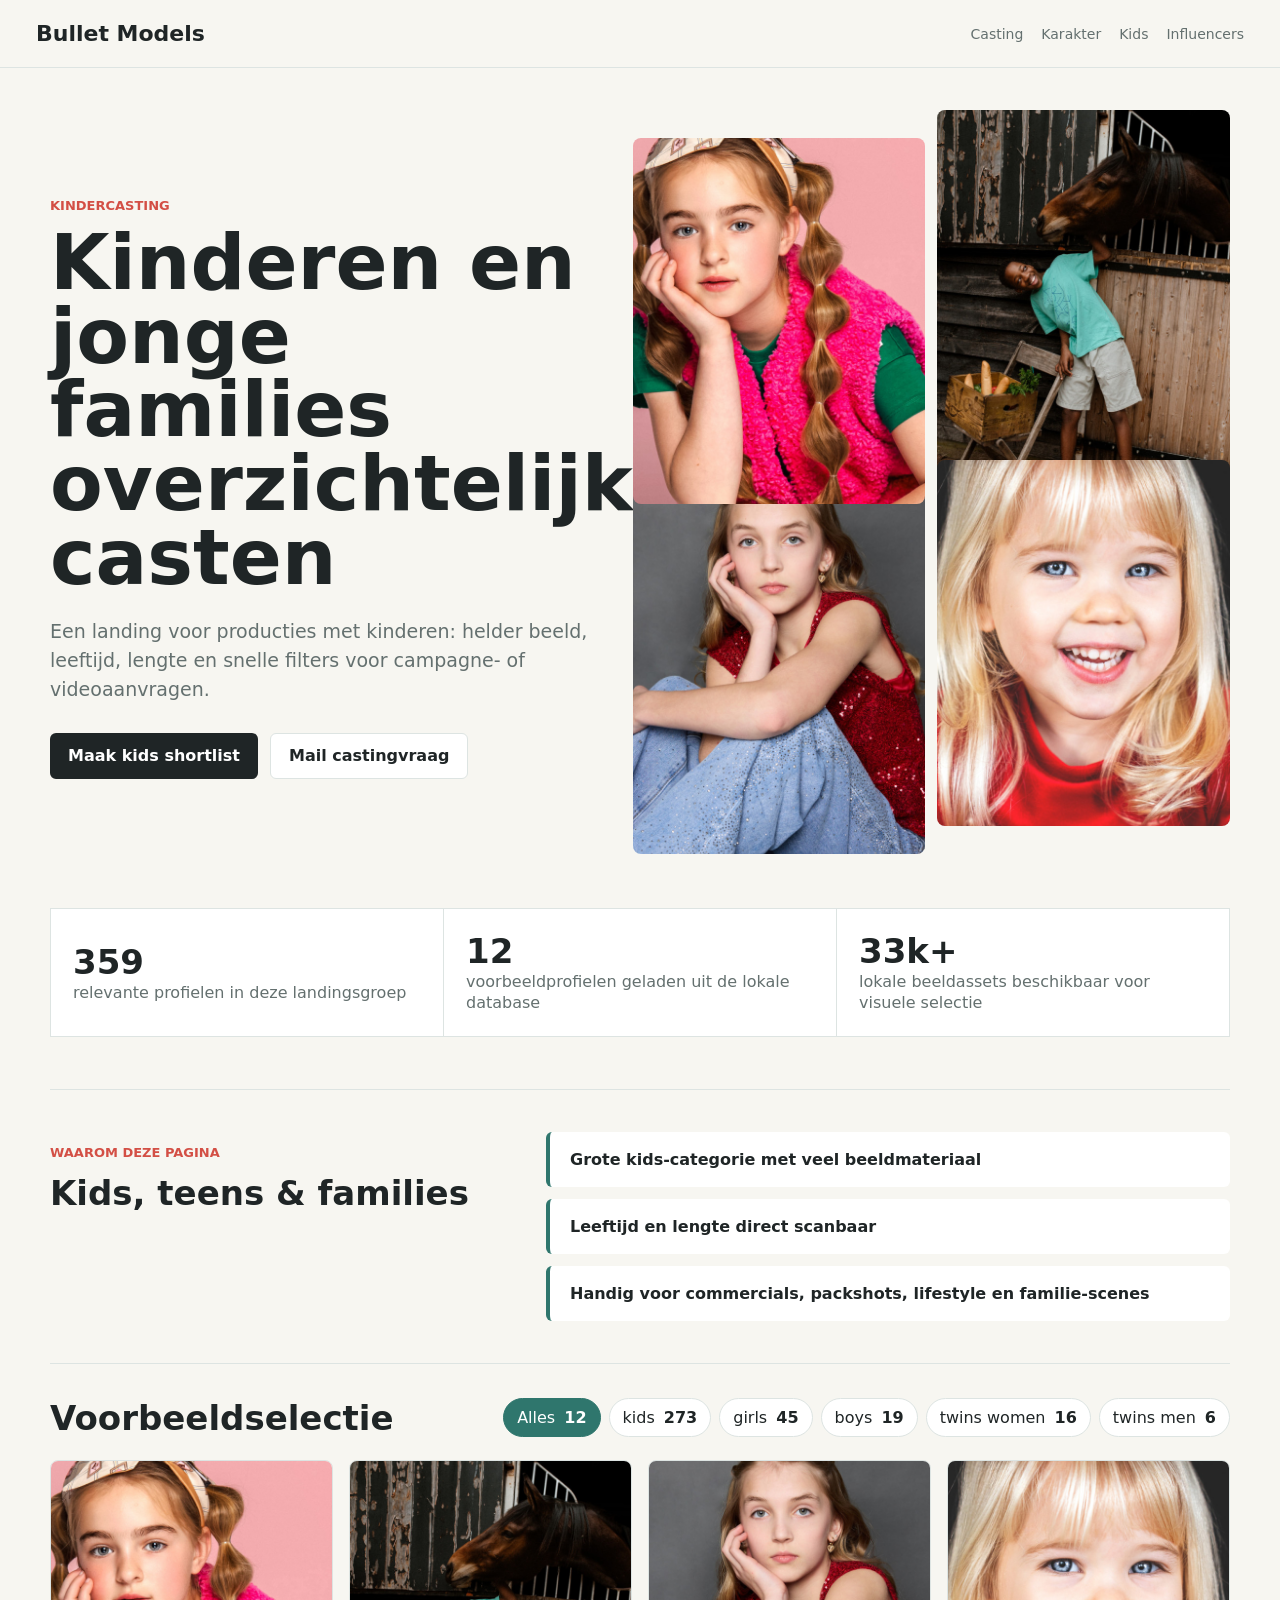
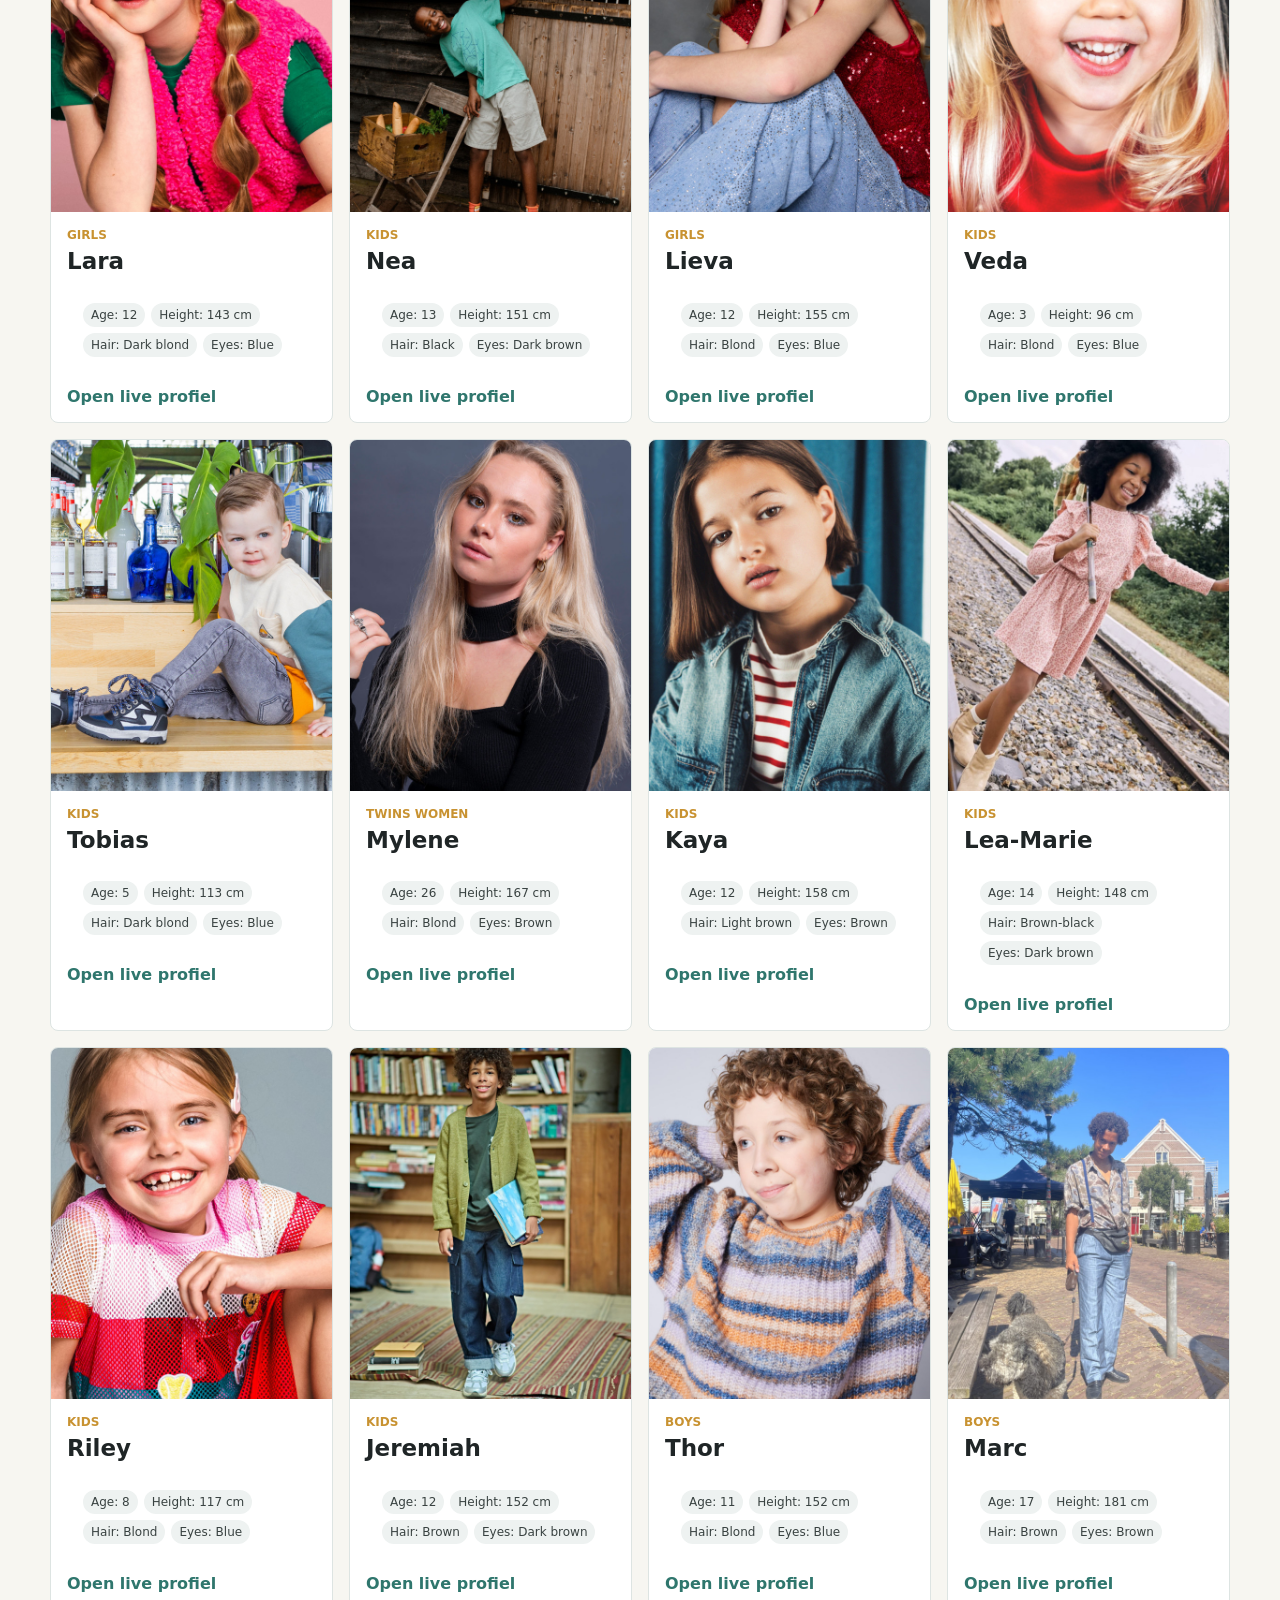
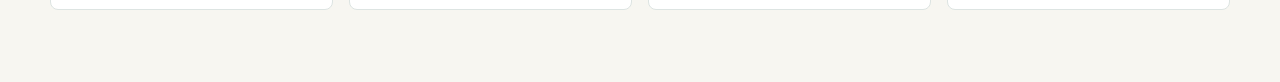
<file: kids-families.html>
<!doctype html>
<html lang="nl">
<head>
  <meta charset="utf-8">
  <meta name="viewport" content="width=device-width, initial-scale=1">
  <title>Kids, teens &amp; families | Bullet Models landing prototype</title>
  <link rel="stylesheet" href="styles.css">
</head>
<body>
  <header class="site-header">
    <a href="index.html" class="brand">Bullet Models</a>
    <nav>
      <a href="casting-directors.html">Casting</a>
      <a href="echte-mensen-character.html">Karakter</a>
      <a href="kids-families.html">Kids</a>
      <a href="influencers-voiceover.html">Influencers</a>
    </nav>
  </header>

  <main>
    <section class="hero">
      <div class="hero-copy">
        <p class="eyebrow">Kindercasting</p>
        <h1>Kinderen en jonge families overzichtelijk casten</h1>
        <p>Een landing voor producties met kinderen: helder beeld, leeftijd, lengte en snelle filters voor campagne- of videoaanvragen.</p>
        <div class="hero-actions">
          <a class="primary" href="#talent">Maak kids shortlist</a>
          <a class="secondary" href="mailto:models@bulletmodels.nl">Mail castingvraag</a>
        </div>
      </div>
      <div class="hero-grid" aria-label="Voorbeeldprofielen">
        <img src="assets/14792-a0c4eb6ca6be.jpg" alt="Lara" loading="eager">
<img src="assets/17328-da6b29510800.jpg" alt="Nea" loading="eager">
<img src="assets/14470-3ff03a377386.jpg" alt="Lieva" loading="eager">
<img src="assets/17317-7ff0f02bd3f3.jpg" alt="Veda" loading="eager">
      </div>
    </section>

    <section class="proof-band">
      <div><strong>359</strong><span>relevante profielen in deze landingsgroep</span></div>
      <div><strong>12</strong><span>voorbeeldprofielen geladen uit de lokale database</span></div>
      <div><strong>33k+</strong><span>lokale beeldassets beschikbaar voor visuele selectie</span></div>
    </section>

    <section class="strategy">
      <div>
        <p class="eyebrow">Waarom deze pagina</p>
        <h2>Kids, teens &amp; families</h2>
      </div>
      <ul><li>Grote kids-categorie met veel beeldmateriaal</li>
<li>Leeftijd en lengte direct scanbaar</li>
<li>Handig voor commercials, packshots, lifestyle en familie-scenes</li></ul>
    </section>

    <section class="toolbar" id="talent">
      <h2>Voorbeeldselectie</h2>
      <div class="filters">
        <button type="button" class="active" data-filter="all">Alles <b>12</b></button>
        <button type="button" data-filter="kids">kids <b>273</b></button>
<button type="button" data-filter="girls">girls <b>45</b></button>
<button type="button" data-filter="boys">boys <b>19</b></button>
<button type="button" data-filter="twins-women">twins women <b>16</b></button>
<button type="button" data-filter="twins-men">twins men <b>6</b></button>
      </div>
    </section>

    <section class="talent-grid">
      
      <article class="talent-card" data-category="girls">
        <img src="assets/14792-a0c4eb6ca6be.jpg" alt="Lara - Bullet Models" loading="lazy">
        <div>
          <p class="talent-meta">girls</p>
          <h3>Lara</h3>
          <div class="chips"><span>Age: 12</span>
<span>Height: 143 cm</span>
<span>Hair: Dark blond</span>
<span>Eyes: Blue</span></div>
          <a href="https://bulletmodels.nl/model/14792/lara/girls" target="_blank" rel="noreferrer">Open live profiel</a>
        </div>
      </article>
    

      <article class="talent-card" data-category="kids">
        <img src="assets/17328-da6b29510800.jpg" alt="Nea - Bullet Models" loading="lazy">
        <div>
          <p class="talent-meta">kids</p>
          <h3>Nea</h3>
          <div class="chips"><span>Age: 13</span>
<span>Height: 151 cm</span>
<span>Hair: Black</span>
<span>Eyes: Dark brown</span></div>
          <a href="https://bulletmodels.nl/model/17328/nea/kids" target="_blank" rel="noreferrer">Open live profiel</a>
        </div>
      </article>
    

      <article class="talent-card" data-category="girls">
        <img src="assets/14470-3ff03a377386.jpg" alt="Lieva - Bullet Models" loading="lazy">
        <div>
          <p class="talent-meta">girls</p>
          <h3>Lieva</h3>
          <div class="chips"><span>Age: 12</span>
<span>Height: 155 cm</span>
<span>Hair: Blond</span>
<span>Eyes: Blue</span></div>
          <a href="https://bulletmodels.nl/model/14470/lieva-/girls" target="_blank" rel="noreferrer">Open live profiel</a>
        </div>
      </article>
    

      <article class="talent-card" data-category="kids">
        <img src="assets/17317-7ff0f02bd3f3.jpg" alt="Veda - Bullet Models" loading="lazy">
        <div>
          <p class="talent-meta">kids</p>
          <h3>Veda</h3>
          <div class="chips"><span>Age: 3</span>
<span>Height: 96 cm</span>
<span>Hair: Blond</span>
<span>Eyes: Blue</span></div>
          <a href="https://bulletmodels.nl/model/17317/veda/kids" target="_blank" rel="noreferrer">Open live profiel</a>
        </div>
      </article>
    

      <article class="talent-card" data-category="kids">
        <img src="assets/15658-978719567ada.jpg" alt="Tobias - Bullet Models" loading="lazy">
        <div>
          <p class="talent-meta">kids</p>
          <h3>Tobias</h3>
          <div class="chips"><span>Age: 5</span>
<span>Height: 113 cm</span>
<span>Hair: Dark blond</span>
<span>Eyes: Blue</span></div>
          <a href="https://bulletmodels.nl/model/15658/tobias/kids" target="_blank" rel="noreferrer">Open live profiel</a>
        </div>
      </article>
    

      <article class="talent-card" data-category="twins-women">
        <img src="assets/4533-e956074c599e.jpg" alt="Mylene - Bullet Models" loading="lazy">
        <div>
          <p class="talent-meta">twins women</p>
          <h3>Mylene</h3>
          <div class="chips"><span>Age: 26</span>
<span>Height: 167 cm</span>
<span>Hair: Blond</span>
<span>Eyes: Brown</span></div>
          <a href="https://bulletmodels.nl/model/4533/mylene/twins-women" target="_blank" rel="noreferrer">Open live profiel</a>
        </div>
      </article>
    

      <article class="talent-card" data-category="kids">
        <img src="assets/14764-42cc44c159b9.jpg" alt="Kaya - Bullet Models" loading="lazy">
        <div>
          <p class="talent-meta">kids</p>
          <h3>Kaya</h3>
          <div class="chips"><span>Age: 12</span>
<span>Height: 158 cm</span>
<span>Hair: Light brown</span>
<span>Eyes: Brown</span></div>
          <a href="https://bulletmodels.nl/model/14764/kaya/kids" target="_blank" rel="noreferrer">Open live profiel</a>
        </div>
      </article>
    

      <article class="talent-card" data-category="kids">
        <img src="assets/17039-666a1aea864c.jpg" alt="Lea-Marie - Bullet Models" loading="lazy">
        <div>
          <p class="talent-meta">kids</p>
          <h3>Lea-Marie</h3>
          <div class="chips"><span>Age: 14</span>
<span>Height: 148 cm</span>
<span>Hair: Brown-black</span>
<span>Eyes: Dark brown</span></div>
          <a href="https://bulletmodels.nl/model/17039/lea-marie/kids" target="_blank" rel="noreferrer">Open live profiel</a>
        </div>
      </article>
    

      <article class="talent-card" data-category="kids">
        <img src="assets/16172-e0b75b24181b.jpg" alt="Riley - Bullet Models" loading="lazy">
        <div>
          <p class="talent-meta">kids</p>
          <h3>Riley</h3>
          <div class="chips"><span>Age: 8</span>
<span>Height: 117 cm</span>
<span>Hair: Blond</span>
<span>Eyes: Blue</span></div>
          <a href="https://bulletmodels.nl/model/16172/riley/kids" target="_blank" rel="noreferrer">Open live profiel</a>
        </div>
      </article>
    

      <article class="talent-card" data-category="kids">
        <img src="assets/17977-83d8522fab37.jpg" alt="Jeremiah - Bullet Models" loading="lazy">
        <div>
          <p class="talent-meta">kids</p>
          <h3>Jeremiah</h3>
          <div class="chips"><span>Age: 12</span>
<span>Height: 152 cm</span>
<span>Hair: Brown</span>
<span>Eyes: Dark brown</span></div>
          <a href="https://bulletmodels.nl/model/17977/jeremiah/kids" target="_blank" rel="noreferrer">Open live profiel</a>
        </div>
      </article>
    

      <article class="talent-card" data-category="boys">
        <img src="assets/10695-5486b002346f.jpg" alt="Thor - Bullet Models" loading="lazy">
        <div>
          <p class="talent-meta">boys</p>
          <h3>Thor</h3>
          <div class="chips"><span>Age: 11</span>
<span>Height: 152 cm</span>
<span>Hair: Blond</span>
<span>Eyes: Blue</span></div>
          <a href="https://bulletmodels.nl/model/10695/thor/boys" target="_blank" rel="noreferrer">Open live profiel</a>
        </div>
      </article>
    

      <article class="talent-card" data-category="boys">
        <img src="assets/2508-191080440233.jpg" alt="Marc - Bullet Models" loading="lazy">
        <div>
          <p class="talent-meta">boys</p>
          <h3>Marc</h3>
          <div class="chips"><span>Age: 17</span>
<span>Height: 181 cm</span>
<span>Hair: Brown</span>
<span>Eyes: Brown</span></div>
          <a href="https://bulletmodels.nl/model/2508/marc/boys" target="_blank" rel="noreferrer">Open live profiel</a>
        </div>
      </article>
    
    </section>
  </main>

  <script src="script.js"></script>
</body>
</html>
</file>
<file: styles.css>
:root {
  color-scheme: light;
  --ink: #1f2526;
  --muted: #64706f;
  --line: #dde4e2;
  --paper: #f7f6f1;
  --white: #ffffff;
  --red: #d34f45;
  --green: #2f766d;
  --gold: #c89231;
}

* { box-sizing: border-box; }
body {
  margin: 0;
  font-family: Inter, ui-sans-serif, system-ui, -apple-system, BlinkMacSystemFont, "Segoe UI", sans-serif;
  color: var(--ink);
  background: var(--paper);
}
a { color: inherit; }

.site-header {
  min-height: 68px;
  display: flex;
  align-items: center;
  justify-content: space-between;
  gap: 24px;
  padding: 0 36px;
  border-bottom: 1px solid var(--line);
  background: rgba(247, 246, 241, 0.94);
  position: sticky;
  top: 0;
  z-index: 10;
  backdrop-filter: blur(12px);
}
.brand {
  font-weight: 850;
  font-size: 22px;
  text-decoration: none;
}
nav { display: flex; gap: 18px; flex-wrap: wrap; }
nav a { color: var(--muted); text-decoration: none; font-size: 14px; }

main { width: min(1180px, calc(100% - 36px)); margin: 0 auto; }
.hero {
  min-height: calc(100vh - 68px);
  display: grid;
  grid-template-columns: minmax(0, 0.95fr) minmax(360px, 1.05fr);
  gap: 42px;
  align-items: center;
  padding: 42px 0 54px;
}
.hero-copy h1, .index-hero h1 {
  font-size: clamp(42px, 6vw, 78px);
  line-height: 0.96;
  margin: 0 0 22px;
  max-width: 820px;
}
.hero-copy > p:not(.eyebrow), .index-hero p {
  font-size: 19px;
  line-height: 1.55;
  color: var(--muted);
  max-width: 680px;
}
.eyebrow {
  text-transform: uppercase;
  letter-spacing: 0;
  font-size: 13px;
  font-weight: 800;
  color: var(--red);
}
.hero-actions { display: flex; gap: 12px; flex-wrap: wrap; margin-top: 28px; }
.primary, .secondary {
  min-height: 46px;
  display: inline-flex;
  align-items: center;
  justify-content: center;
  border-radius: 6px;
  padding: 0 18px;
  font-weight: 750;
  text-decoration: none;
}
.primary { background: var(--ink); color: white; }
.secondary { border: 1px solid var(--line); background: white; }

.hero-grid {
  display: grid;
  grid-template-columns: 1fr 1fr;
  gap: 12px;
  align-items: stretch;
}
.hero-grid img {
  width: 100%;
  aspect-ratio: 4 / 5;
  object-fit: cover;
  border-radius: 8px;
  background: #ddd;
}
.hero-grid img:first-child { transform: translateY(28px); }
.hero-grid img:nth-child(4) { transform: translateY(-28px); }

.proof-band {
  display: grid;
  grid-template-columns: repeat(3, 1fr);
  gap: 1px;
  margin: 0 0 52px;
  border: 1px solid var(--line);
  background: var(--line);
}
.proof-band div {
  background: white;
  min-height: 112px;
  padding: 22px;
  display: flex;
  flex-direction: column;
  justify-content: center;
}
.proof-band strong { font-size: 34px; }
.proof-band span { color: var(--muted); line-height: 1.35; }

.strategy {
  display: grid;
  grid-template-columns: 0.8fr 1.2fr;
  gap: 40px;
  padding: 42px 0;
  border-top: 1px solid var(--line);
}
.strategy h2, .toolbar h2 { font-size: 34px; margin: 0; }
.strategy ul {
  margin: 0;
  padding: 0;
  display: grid;
  gap: 12px;
  list-style: none;
}
.strategy li {
  background: white;
  border-left: 4px solid var(--green);
  padding: 18px 20px;
  border-radius: 6px;
  font-weight: 650;
}

.toolbar {
  display: flex;
  align-items: flex-start;
  justify-content: space-between;
  gap: 22px;
  padding: 34px 0 22px;
  border-top: 1px solid var(--line);
}
.filters { display: flex; flex-wrap: wrap; gap: 8px; justify-content: flex-end; }
button {
  font: inherit;
  border: 1px solid var(--line);
  background: white;
  color: var(--ink);
  border-radius: 999px;
  padding: 9px 13px;
  cursor: pointer;
}
button.active { background: var(--green); color: white; border-color: var(--green); }
button b { margin-left: 4px; }

.talent-grid {
  display: grid;
  grid-template-columns: repeat(4, minmax(0, 1fr));
  gap: 16px;
  padding-bottom: 72px;
}
.talent-card {
  background: white;
  border: 1px solid var(--line);
  border-radius: 8px;
  overflow: hidden;
}
.talent-card[hidden] { display: none; }
.talent-card img {
  width: 100%;
  aspect-ratio: 4 / 5;
  object-fit: cover;
  display: block;
}
.talent-card div { padding: 16px; }
.talent-meta {
  color: var(--gold);
  text-transform: uppercase;
  font-weight: 800;
  font-size: 12px;
  margin: 0 0 7px;
}
.talent-card h3 {
  font-size: 23px;
  line-height: 1.1;
  margin: 0 0 12px;
}
.chips { display: flex; flex-wrap: wrap; gap: 6px; margin-bottom: 14px; }
.chips span {
  background: #eef2f1;
  border-radius: 999px;
  padding: 5px 8px;
  font-size: 12px;
  color: #394241;
}
.talent-card a {
  color: var(--green);
  font-weight: 750;
  text-decoration: none;
}

.index-main { width: min(980px, calc(100% - 36px)); }
.index-hero { padding: 80px 0 40px; }
.landing-list { display: grid; gap: 12px; padding-bottom: 80px; }
.landing-row {
  display: grid;
  grid-template-columns: 0.5fr 1fr auto;
  gap: 20px;
  align-items: center;
  padding: 22px;
  background: white;
  border: 1px solid var(--line);
  border-radius: 8px;
  text-decoration: none;
}
.landing-row span { font-size: 22px; font-weight: 820; }
.landing-row small { color: var(--muted); line-height: 1.45; }
.landing-row b { color: var(--red); white-space: nowrap; }

@media (max-width: 880px) {
  .site-header { padding: 14px 18px; align-items: flex-start; flex-direction: column; }
  main { width: min(100% - 24px, 680px); }
  .hero { min-height: 0; grid-template-columns: 1fr; gap: 28px; padding-top: 34px; }
  .hero-copy h1, .index-hero h1 { font-size: 42px; }
  .proof-band, .strategy, .toolbar, .landing-row { grid-template-columns: 1fr; }
  .toolbar { flex-direction: column; }
  .filters { justify-content: flex-start; }
  .talent-grid { grid-template-columns: repeat(2, minmax(0, 1fr)); }
}

@media (max-width: 520px) {
  .hero-grid { gap: 8px; }
  .hero-grid img:first-child, .hero-grid img:nth-child(4) { transform: none; }
  .talent-grid { grid-template-columns: 1fr; }
}
</file>
